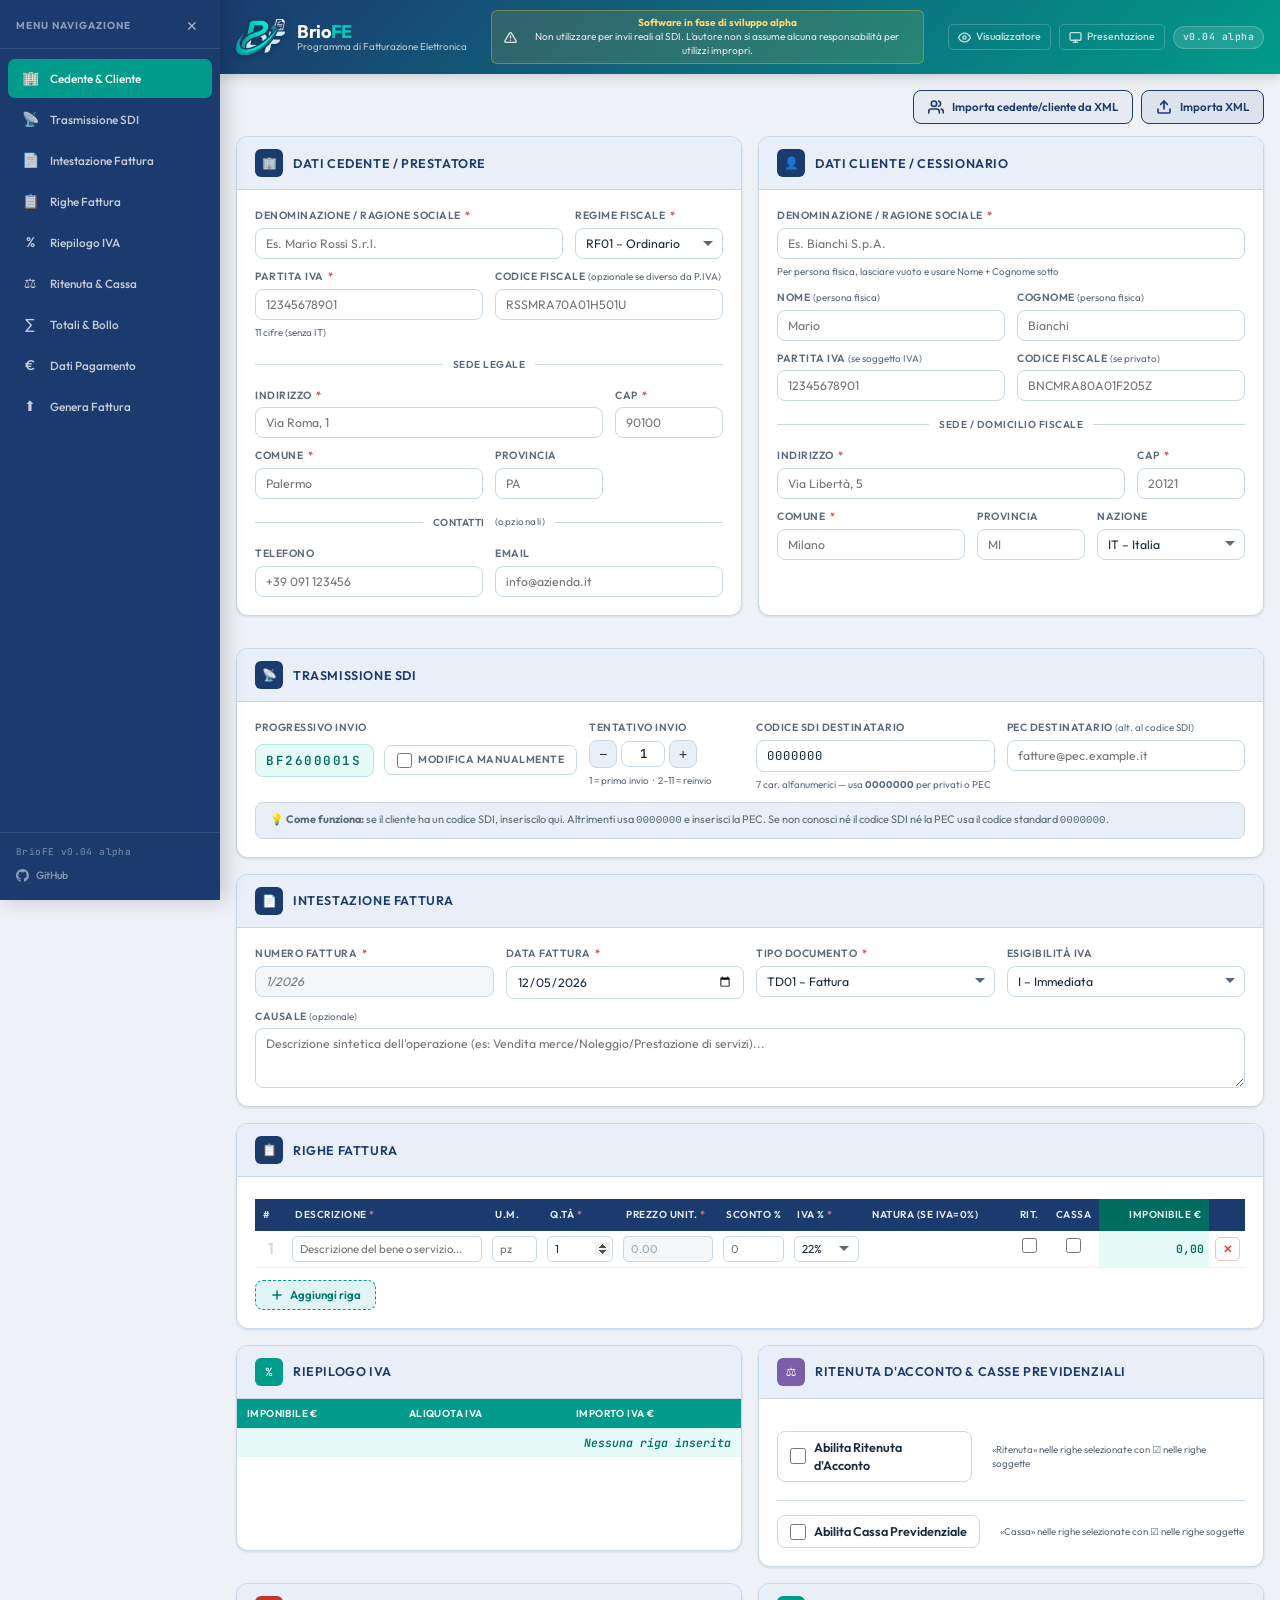
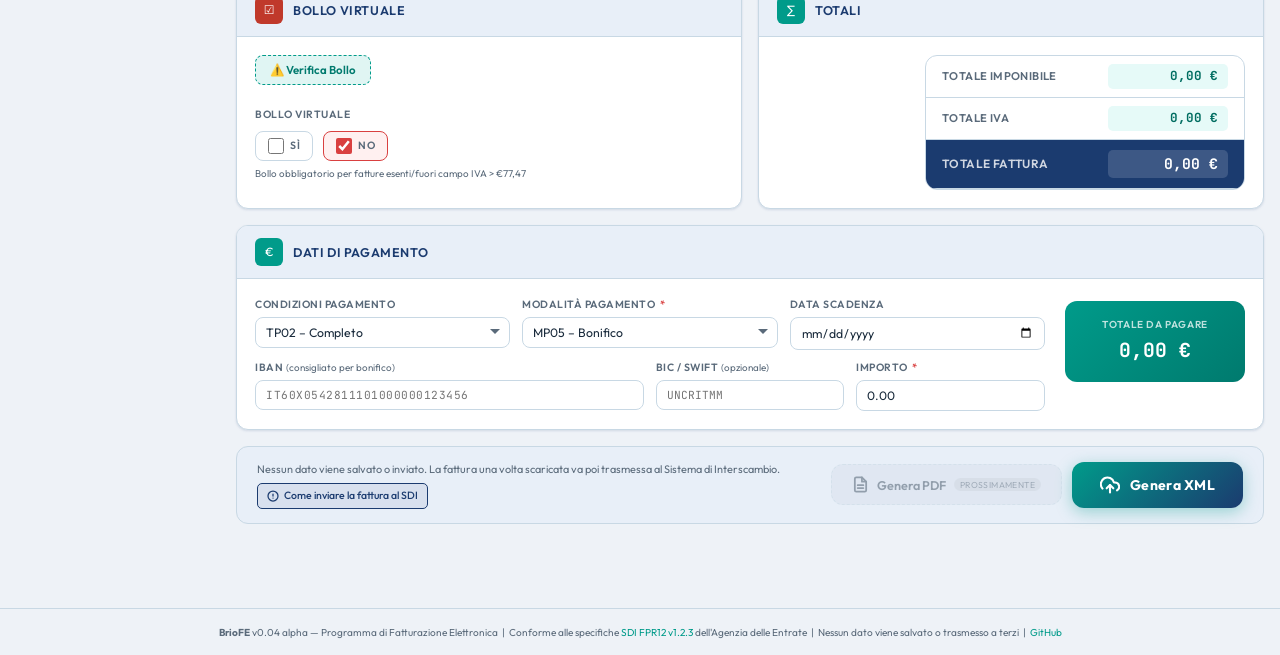
<file: index.html>
<!DOCTYPE html>
<html lang="it">
<head>
  <meta charset="UTF-8">
  <meta name="viewport" content="width=device-width, initial-scale=1.0">
  <meta name="description" content="BrioFE - Programma di Fatturazione Elettronica. Genera fatture elettroniche XML FPR12 conformi SDI.">
  <title>BrioFE — Fatturazione Elettronica</title>
  <link rel="icon" type="image/png" href="img/logo.png">
  <link rel="stylesheet" href="asset/style.css">
</head>
<body>

<!-- ═══════════════════════════════════════════════════════════
     HEADER
════════════════════════════════════════════════════════════ -->
<header class="app-header">
  <button class="nav-toggle" id="nav-toggle" onclick="toggleNav()" title="Menu sezioni">
    <span></span><span></span><span></span>
  </button>
  <img src="img/logo.png" alt="BrioFE Logo" class="logo">
  <div class="brand">
    <div class="brand-name">Brio<span>FE</span></div>
    <div class="brand-sub">Programma di Fatturazione Elettronica</div>
  </div>

  <div class="header-disclaimer">
    <svg width="13" height="13" viewBox="0 0 24 24" fill="none" stroke="currentColor" stroke-width="2.5" stroke-linecap="round" stroke-linejoin="round" style="flex-shrink:0"><path d="M10.29 3.86L1.82 18a2 2 0 0 0 1.71 3h16.94a2 2 0 0 0 1.71-3L13.71 3.86a2 2 0 0 0-3.42 0z"/><line x1="12" y1="9" x2="12" y2="13"/><line x1="12" y1="17" x2="12.01" y2="17"/></svg>
    <span><strong>Software in fase di sviluppo alpha</strong><br>Non utilizzare per invii reali al SDI. L'autore non si assume alcuna responsabilità per utilizzi impropri.</span>
  </div>

  <div class="header-right">
    <a href="visualizzatore.html" class="header-link" title="Visualizzatore fatture XML">
      <svg width="13" height="13" viewBox="0 0 24 24" fill="none" stroke="currentColor" stroke-width="2.5" stroke-linecap="round" stroke-linejoin="round"><path d="M1 12s4-8 11-8 11 8 11 8-4 8-11 8-11-8-11-8z"/><circle cx="12" cy="12" r="3"/></svg>
      Visualizzatore
    </a>
    <a href="info.html" class="header-link" title="Pagina di presentazione">
      <svg width="13" height="13" viewBox="0 0 24 24" fill="none" stroke="currentColor" stroke-width="2.5" stroke-linecap="round" stroke-linejoin="round"><rect x="2" y="3" width="20" height="14" rx="2"/><line x1="8" y1="21" x2="16" y2="21"/><line x1="12" y1="17" x2="12" y2="21"/></svg>
      Presentazione
    </a>
    <span class="header-version">v0.04 alpha</span>
  </div>
</header>

<!-- ═══════════════════════════════════════════════════════════
     SIDEBAR NAV
════════════════════════════════════════════════════════════ -->
<nav class="side-nav" id="side-nav">
  <!-- Tab strip: visible only when collapsed on desktop -->
  <div class="nav-tab" onclick="toggleNav()" title="Apri menu navigazione">
    <span class="nav-tab-text">MENU NAVIGAZIONE</span>
    <svg width="14" height="14" viewBox="0 0 24 24" fill="none" stroke="currentColor" stroke-width="2.5" stroke-linecap="round" stroke-linejoin="round"><polyline points="9 18 15 12 9 6"/></svg>
  </div>
  <div class="side-nav-header">
    <span class="side-nav-title">Menu Navigazione</span>
    <button class="side-nav-close" onclick="toggleNav()">✕</button>
  </div>
  <ul class="side-nav-list">
    <li><a href="#sec-anagrafica" class="side-nav-link" onclick="navClick(this)"><span class="nav-icon">🏢</span>Cedente &amp; Cliente</a></li>
    <li><a href="#sec-sdi"        class="side-nav-link" onclick="navClick(this)"><span class="nav-icon">📡</span>Trasmissione SDI</a></li>
    <li><a href="#sec-intestazione" class="side-nav-link" onclick="navClick(this)"><span class="nav-icon">📄</span>Intestazione Fattura</a></li>
    <li><a href="#sec-righe"      class="side-nav-link" onclick="navClick(this)"><span class="nav-icon">📋</span>Righe Fattura</a></li>
    <li><a href="#sec-riepilogo"  class="side-nav-link" onclick="navClick(this)"><span class="nav-icon">%</span>Riepilogo IVA</a></li>
    <li><a href="#sec-professionista" class="side-nav-link" onclick="navClick(this)"><span class="nav-icon">⚖</span>Ritenuta &amp; Cassa</a></li>
    <li><a href="#sec-totali"     class="side-nav-link" onclick="navClick(this)"><span class="nav-icon">∑</span>Totali &amp; Bollo</a></li>
    <li><a href="#sec-pagamento"  class="side-nav-link" onclick="navClick(this)"><span class="nav-icon">€</span>Dati Pagamento</a></li>
    <li><a href="#sec-genera"     class="side-nav-link" onclick="navClick(this)"><span class="nav-icon">⬆</span>Genera Fattura</a></li>
  </ul>
  <div class="side-nav-footer">
    <div style="font-size:.68rem;font-weight:600;color:rgba(255,255,255,.35);letter-spacing:.4px;margin-bottom:8px;font-family:'JetBrains Mono',monospace">BrioFE v0.04 alpha</div>
    <a href="https://github.com/denvermotel/BrioFE" target="_blank" rel="noopener" class="side-nav-gh">
      <svg width="13" height="13" viewBox="0 0 24 24" fill="currentColor"><path d="M12 0C5.37 0 0 5.37 0 12c0 5.3 3.44 9.8 8.2 11.38.6.1.82-.26.82-.58v-2.04c-3.34.72-4.04-1.61-4.04-1.61-.54-1.38-1.33-1.75-1.33-1.75-1.09-.74.08-.73.08-.73 1.2.08 1.84 1.24 1.84 1.24 1.07 1.83 2.8 1.3 3.49 1 .1-.78.42-1.3.76-1.6-2.67-.3-5.47-1.33-5.47-5.93 0-1.31.47-2.38 1.24-3.22-.13-.3-.54-1.52.12-3.18 0 0 1.01-.32 3.3 1.23a11.5 11.5 0 0 1 3-.4c1.02 0 2.04.14 3 .4 2.28-1.55 3.29-1.23 3.29-1.23.66 1.66.25 2.88.12 3.18.77.84 1.24 1.91 1.24 3.22 0 4.61-2.81 5.63-5.48 5.92.43.37.81 1.1.81 2.22v3.29c0 .32.22.69.83.57C20.57 21.79 24 17.3 24 12c0-6.63-5.37-12-12-12z"/></svg>
      GitHub
    </a>
  </div>
</nav>
<div class="nav-overlay" id="nav-overlay"></div>

<!-- MOBILE DISCLAIMER MODAL (visible only on small screens) -->
<div class="mobile-disclaimer" id="mobile-disclaimer" style="display:none">
  <svg width="22" height="22" viewBox="0 0 24 24" fill="none" stroke="currentColor" stroke-width="2.5" stroke-linecap="round" stroke-linejoin="round" style="flex-shrink:0;color:#FFD875"><path d="M10.29 3.86L1.82 18a2 2 0 0 0 1.71 3h16.94a2 2 0 0 0 1.71-3L13.71 3.86a2 2 0 0 0-3.42 0z"/><line x1="12" y1="9" x2="12" y2="13"/><line x1="12" y1="17" x2="12.01" y2="17"/></svg>
  <div class="mobile-disclaimer-text">
    <strong>Software in fase di sviluppo alpha</strong><br>
    Non utilizzare i file generati per l'invio reale al Sistema di Interscambio (SDI).
    L'autore non si assume alcuna responsabilità per eventuali utilizzi impropri o per danni derivanti dall'uso di questo software.
  </div>
  <button class="mobile-disclaimer-close" onclick="document.getElementById('mobile-disclaimer').style.display='none'" title="Chiudi">✕</button>
</div>

<!-- ═══════════════════════════════════════════════════════════
     MAIN CONTENT
════════════════════════════════════════════════════════════ -->
<div class="app-body" id="app-body">
<div class="page-wrapper">
  <div class="main-content">

    <!-- TOP ACTIONS BAR -->
    <input type="file" id="file-import-full" accept=".xml" style="display:none">
    <input type="file" id="file-import-header" accept=".xml" style="display:none">
    <div style="display:flex; justify-content:flex-end; gap:8px; margin-bottom:12px;">
      <button type="button" class="btn-import-xml btn-import-cedente" onclick="importCedenteClienteXML()" title="Importa dati cedente e/o cliente da una fattura XML esistente">
        <svg width="16" height="16" viewBox="0 0 24 24" fill="none" stroke="currentColor" stroke-width="2.5" stroke-linecap="round" stroke-linejoin="round">
          <path d="M17 21v-2a4 4 0 0 0-4-4H5a4 4 0 0 0-4 4v2"/>
          <circle cx="9" cy="7" r="4"/>
          <path d="M23 21v-2a4 4 0 0 0-3-3.87"/>
          <path d="M16 3.13a4 4 0 0 1 0 7.75"/>
        </svg>
        Importa cedente/cliente da XML
      </button>
      <button type="button" class="btn-import-xml" onclick="importXML()" title="Importa una fattura XML FPR12 esistente nel form">
        <svg width="16" height="16" viewBox="0 0 24 24" fill="none" stroke="currentColor" stroke-width="2.5" stroke-linecap="round" stroke-linejoin="round">
          <path d="M21 15v4a2 2 0 0 1-2 2H5a2 2 0 0 1-2-2v-4"/>
          <polyline points="17 8 12 3 7 8"/><line x1="12" y1="3" x2="12" y2="15"/>
        </svg>
        Importa XML
      </button>
    </div>

    <!-- ────────────────────────────────────────────────────
         CEDENTE + CLIENTE
    ─────────────────────────────────────────────────────── -->
    <div id="sec-anagrafica" class="section-anchor"></div>
    <div class="header-grid">

      <!-- DATI CEDENTE -->
      <div class="card">
        <div class="card-header">
          <div class="section-icon">🏢</div>
          <h2>Dati Cedente / Prestatore</h2>
        </div>
        <div class="card-body">
          <div class="form-grid">
            <div class="field col-8">
              <label>Denominazione / Ragione Sociale <span class="required">*</span></label>
              <input type="text" id="cedente-denominazione" placeholder="Es. Mario Rossi S.r.l." autocomplete="organization">
            </div>
            <div class="field col-4">
              <label>Regime Fiscale <span class="required">*</span></label>
              <select id="cedente-regime">
                <option value="RF01">RF01 – Ordinario</option>
                <option value="RF02">RF02 – Contribuenti minimi</option>
                <option value="RF04">RF04 – Agricoltura e pesca</option>
                <option value="RF05">RF05 – Sali e tabacchi</option>
                <option value="RF06">RF06 – Commercio fiammiferi</option>
                <option value="RF07">RF07 – Editoria</option>
                <option value="RF10">RF10 – Intrattenimenti</option>
                <option value="RF11">RF11 – Agenzie viaggi</option>
                <option value="RF12">RF12 – Agriturismo</option>
                <option value="RF13">RF13 – Vendite a domicilio</option>
                <option value="RF14">RF14 – Beni usati</option>
                <option value="RF15">RF15 – Aste</option>
                <option value="RF16">RF16 – IVA cassa PA</option>
                <option value="RF17">RF17 – IVA cassa</option>
                <option value="RF18">RF18 – Altro</option>
                <option value="RF19">RF19 – Forfettario</option>
                <option value="RF20">RF20 – Franchigia IVA UE</option>
              </select>
            </div>
            <div class="field col-6">
              <label>Partita IVA <span class="required">*</span></label>
              <input type="text" id="cedente-piva" placeholder="12345678901" maxlength="11" autocomplete="off">
              <span class="field-hint">11 cifre (senza IT)</span>
            </div>
            <div class="field col-6">
              <label>Codice Fiscale <span class="optional">(opzionale se diverso da P.IVA)</span></label>
              <input type="text" id="cedente-cf" placeholder="RSSMRA70A01H501U" maxlength="16" autocomplete="off">
            </div>
            <div class="col-12"><div class="section-divider">Sede Legale</div></div>
            <div class="field col-9">
              <label>Indirizzo <span class="required">*</span></label>
              <input type="text" id="cedente-indirizzo" placeholder="Via Roma, 1">
            </div>
            <div class="field col-3">
              <label>CAP <span class="required">*</span></label>
              <input type="text" id="cedente-cap" placeholder="90100" maxlength="5">
            </div>
            <div class="field col-6">
              <label>Comune <span class="required">*</span></label>
              <input type="text" id="cedente-comune" placeholder="Palermo">
            </div>
            <div class="field col-3">
              <label>Provincia</label>
              <input type="text" id="cedente-provincia" placeholder="PA" maxlength="2">
            </div>
            <div class="col-12"><div class="section-divider">Contatti <span class="optional" style="font-weight:400;text-transform:none;font-size:.7rem">(opzionali)</span></div></div>
            <div class="field col-6">
              <label>Telefono</label>
              <input type="tel" id="cedente-tel" placeholder="+39 091 123456">
            </div>
            <div class="field col-6">
              <label>Email</label>
              <input type="email" id="cedente-email" placeholder="info@azienda.it">
            </div>
          </div>
        </div>
      </div>

      <!-- DATI CLIENTE -->
      <div class="card">
        <div class="card-header">
          <div class="section-icon">👤</div>
          <h2>Dati Cliente / Cessionario</h2>
        </div>
        <div class="card-body">
          <div class="form-grid">
            <div class="field col-12">
              <label>Denominazione / Ragione Sociale <span class="required">*</span></label>
              <input type="text" id="cliente-denominazione" placeholder="Es. Bianchi S.p.A." autocomplete="off">
              <span class="field-hint">Per persona fisica, lasciare vuoto e usare Nome + Cognome sotto</span>
            </div>
            <div class="field col-6">
              <label>Nome <span class="optional">(persona fisica)</span></label>
              <input type="text" id="cliente-nome" placeholder="Mario">
            </div>
            <div class="field col-6">
              <label>Cognome <span class="optional">(persona fisica)</span></label>
              <input type="text" id="cliente-cognome" placeholder="Bianchi">
            </div>
            <div class="field col-6">
              <label>Partita IVA <span class="optional">(se soggetto IVA)</span></label>
              <input type="text" id="cliente-piva" placeholder="12345678901" maxlength="11">
            </div>
            <div class="field col-6">
              <label>Codice Fiscale <span class="optional">(se privato)</span></label>
              <input type="text" id="cliente-cf" placeholder="BNCMRA80A01F205Z" maxlength="16">
            </div>
            <div class="col-12"><div class="section-divider">Sede / Domicilio Fiscale</div></div>
            <div class="field col-9">
              <label>Indirizzo <span class="required">*</span></label>
              <input type="text" id="cliente-indirizzo" placeholder="Via Libertà, 5">
            </div>
            <div class="field col-3">
              <label>CAP <span class="required">*</span></label>
              <input type="text" id="cliente-cap" placeholder="20121" maxlength="5">
            </div>
            <div class="field col-5">
              <label>Comune <span class="required">*</span></label>
              <input type="text" id="cliente-comune" placeholder="Milano">
            </div>
            <div class="field col-3">
              <label>Provincia</label>
              <input type="text" id="cliente-provincia" placeholder="MI" maxlength="2">
            </div>
            <div class="field col-4">
              <label>Nazione</label>
              <select id="cliente-nazione">
                <option value="IT" selected>IT – Italia</option>
                <option value="AT">AT – Austria</option>
                <option value="BE">BE – Belgio</option>
                <option value="CH">CH – Svizzera</option>
                <option value="DE">DE – Germania</option>
                <option value="ES">ES – Spagna</option>
                <option value="FR">FR – Francia</option>
                <option value="GB">GB – Gran Bretagna</option>
                <option value="GR">GR – Grecia</option>
                <option value="NL">NL – Paesi Bassi</option>
                <option value="PT">PT – Portogallo</option>
                <option value="US">US – USA</option>
                <option value="SM">SM – San Marino</option>
                <option value="VA">VA – Città del Vaticano</option>
              </select>
            </div>
          </div>
        </div>
      </div>
    </div>

    <!-- ────────────────────────────────────────────────────
         TRASMISSIONE SDI
    ─────────────────────────────────────────────────────── -->
    <div id="sec-sdi" class="section-anchor"></div>
    <div class="card">
      <div class="card-header">
        <div class="section-icon">📡</div>
        <h2>Trasmissione SDI</h2>
      </div>
      <div class="card-body">
        <div class="form-grid">

          <div class="field col-4">
            <label>Progressivo Invio</label>
            <div class="progressivo-row">
              <input type="text" id="progressivo-invio" class="calc-input progressivo-input"
                     maxlength="10" readonly placeholder="auto"
                     style="text-transform:uppercase;font-family:'JetBrains Mono',monospace;letter-spacing:1.5px;font-size:.9rem">
              <label class="checkbox-label" id="label-progressivo-edit" style="flex-shrink:0;white-space:nowrap">
                <input type="checkbox" id="progressivo-edit" style="margin:0;padding:0;width:15px;height:15px;appearance:auto"
                       onchange="toggleProgressivoEdit()">
                Modifica manualmente
              </label>
            </div>
          </div>

          <div class="field col-2">
            <label>Tentativo invio</label>
            <div style="display:flex;align-items:center;gap:4px">
              <button type="button" onclick="stepTentativo(-1)"
                      style="width:28px;height:28px;padding:0;font-size:1rem;line-height:1;cursor:pointer;border:1px solid var(--border);border-radius:var(--radius);background:var(--secondary-light);color:var(--text)">−</button>
              <input type="number" id="tentativo-invio" min="1" max="11" value="1"
                     style="width:44px;text-align:center;font-family:'JetBrains Mono',monospace;font-weight:600;padding:4px 2px"
                     oninput="updateProgressivo()">
              <button type="button" onclick="stepTentativo(1)"
                      style="width:28px;height:28px;padding:0;font-size:1rem;line-height:1;cursor:pointer;border:1px solid var(--border);border-radius:var(--radius);background:var(--secondary-light);color:var(--text)">+</button>
            </div>
            <span class="field-hint">1 = primo invio &nbsp;·&nbsp; 2–11 = reinvio</span>
          </div>

          <div class="field col-3">
            <label>Codice SDI Destinatario</label>
            <input type="text" id="cedente-sdi" value="0000000" maxlength="7"
                   style="text-transform:uppercase;font-family:'JetBrains Mono',monospace;letter-spacing:1px"
                   placeholder="0000000" oninput="this.value=this.value.toUpperCase();checkSdiLength(this)">
            <span class="field-hint">7 car. alfanumerici — usa <strong>0000000</strong> per privati o PEC</span>
          </div>

          <div class="field col-3">
            <label>PEC Destinatario <span class="optional">(alt. al codice SDI)</span></label>
            <input type="email" id="cedente-pec" placeholder="fatture@pec.example.it">
          </div>

          <div class="col-12">
            <div style="background:var(--secondary-light);border:1px solid var(--border);border-radius:var(--radius);padding:8px 14px;font-size:.78rem;color:var(--text-muted);line-height:1.6">
              💡 <strong>Come funziona:</strong> se il cliente ha un codice SDI, inseriscilo qui. Altrimenti usa <code>0000000</code> e inserisci la PEC. Se non conosci né il codice SDI né la PEC usa il codice standard <code>0000000</code>.
            </div>
          </div>

        </div>
      </div>
    </div>

    <!-- ────────────────────────────────────────────────────
         INTESTAZIONE FATTURA
    ─────────────────────────────────────────────────────── -->
    <div id="sec-intestazione" class="section-anchor"></div>
    <div class="card">
      <div class="card-header">
        <div class="section-icon">📄</div>
        <h2>Intestazione Fattura</h2>
      </div>
      <div class="card-body">
        <div class="form-grid">
          <div class="field col-3">
            <label>Numero Fattura <span class="required">*</span></label>
            <input type="text" id="fattura-numero" placeholder="1/2026" class="input-suggested"
                   oninput="this.classList.remove('input-suggested');updateProgressivo();checkAutoBollo()">
          </div>
          <div class="field col-3">
            <label>Data Fattura <span class="required">*</span></label>
            <input type="date" id="fattura-data" onchange="updateProgressivo()">
          </div>
          <div class="field col-3">
            <label>Tipo Documento <span class="required">*</span></label>
            <select id="fattura-tipo">
              <option value="TD01">TD01 – Fattura</option>
              <option value="TD04">TD04 – Nota di credito</option>
              <option value="TD05">TD05 – Nota di debito</option>
              <option value="TD06">TD06 – Parcella</option>
              <option value="TD24">TD24 – Fattura differita (art.21 c.4 a)</option>
              <option value="TD25">TD25 – Fattura differita (art.21 c.4 b)</option>
              <option value="TD26">TD26 – Cessione beni ammortizzabili</option>
              <option value="TD27">TD27 – Fattura autoconsumo/cessione gratuita</option>
            </select>
          </div>
          <div class="field col-3">
            <label>Esigibilità IVA</label>
            <select id="fattura-esigibilita">
              <option value="I">I – Immediata</option>
              <option value="D">D – Differita</option>
              <option value="S">S – Scissione pagamenti (Split Payment)</option>
            </select>
          </div>
          <div class="field col-12">
            <label>Causale <span class="optional">(opzionale)</span></label>
            <textarea id="fattura-causale" placeholder="Descrizione sintetica dell'operazione (es: Vendita merce/Noleggio/Prestazione di servizi)..." rows="2"></textarea>
          </div>
        </div>
      </div>
    </div>

    <!-- ────────────────────────────────────────────────────
         RIGHE FATTURA
    ─────────────────────────────────────────────────────── -->
    <div id="sec-righe" class="section-anchor"></div>
    <div class="card">
      <div class="card-header">
        <div class="section-icon">📋</div>
        <h2>Righe Fattura</h2>
      </div>
      <div class="card-body" style="padding-top:10px">
        <div class="table-wrapper">
          <table class="invoice-table">
            <thead>
              <tr>
                <th class="td-nr">#</th>
                <th class="td-desc">Descrizione <span style="color:#F87171">*</span></th>
                <th class="td-um">U.M.</th>
                <th class="td-qty">Q.tà <span style="color:#F87171">*</span></th>
                <th class="td-price">Prezzo Unit. <span style="color:#F87171">*</span></th>
                <th class="td-disc">Sconto %</th>
                <th class="td-iva">IVA % <span style="color:#F87171">*</span></th>
                <th class="td-natura">Natura (se IVA=0%)</th>
                <th class="td-rit" title="Soggetta a ritenuta d'acconto">Rit.</th>
                <th class="td-cassa" title="Cassa previdenziale applicata">Cassa</th>
                <th class="td-tot text-right" style="background:#006D61">Imponibile €</th>
                <th class="td-del"></th>
              </tr>
            </thead>
            <tbody id="linee-body"></tbody>
          </table>
        </div>
        <div style="margin-top:10px">
          <button type="button" class="btn-add-row" onclick="addLine()">
            <svg width="14" height="14" viewBox="0 0 24 24" fill="none" stroke="currentColor" stroke-width="2.5" stroke-linecap="round" stroke-linejoin="round"><line x1="12" y1="5" x2="12" y2="19"/><line x1="5" y1="12" x2="19" y2="12"/></svg>
            Aggiungi riga
          </button>
        </div>
      </div>
    </div>

    <!-- ────────────────────────────────────────────────────
         RIEPILOGO IVA + RITENUTA & CASSE (affiancati)
    ─────────────────────────────────────────────────────── -->
    <div id="sec-riepilogo" class="section-anchor"></div>
    <div id="sec-professionista" class="section-anchor"></div>
    <div class="bottom-grid">

      <div class="card">
        <div class="card-header">
          <div class="section-icon" style="background:var(--primary)">%</div>
          <h2>Riepilogo IVA</h2>
        </div>
        <div class="card-body" style="padding:0">
          <table class="riepilogo-iva-table">
            <thead>
              <tr>
                <th>Imponibile €</th>
                <th>Aliquota IVA</th>
                <th>Importo IVA €</th>
              </tr>
            </thead>
            <tbody id="riepilogo-iva-body">
              <tr><td colspan="3" class="riepilogo-empty">Nessuna riga inserita</td></tr>
            </tbody>
          </table>
        </div>
      </div>

      <!-- Ritenuta d'Acconto & Casse Previdenziali -->
      <div class="card" style="margin-bottom:0">
        <div class="card-header">
          <div class="section-icon" style="background:#7B5EA7">⚖</div>
          <h2>Ritenuta d'Acconto &amp; Casse Previdenziali</h2>
        </div>
        <div class="card-body">

          <!-- ── Ritenuta d'acconto ── -->
          <div class="prof-sub-section">
            <div class="prof-sub-header">
              <label class="checkbox-label" id="label-ritenuta-attiva">
                <input type="checkbox" id="ritenuta-attiva" onchange="toggleRitenutaSection()"> Abilita Ritenuta d'Acconto
              </label>
              <span class="field-hint" style="margin-left:12px">«Ritenuta» nelle righe selezionate con ☑ nelle righe soggette</span>
            </div>
            <div id="ritenuta-dettaglio" style="display:none;margin-top:14px">
              <div class="form-grid">
                <div class="field col-6">
                  <label>Tipo Ritenuta</label>
                  <select id="ritenuta-tipo" onchange="recalc()">
                    <option value="RT01">RT01 – Persone fisiche (autonomi)</option>
                    <option value="RT02">RT02 – Persone giuridiche</option>
                    <option value="RT03">RT03 – Contributo INPS</option>
                    <option value="RT04">RT04 – Contributo ENASARCO</option>
                    <option value="RT05">RT05 – Contributo ENPAM</option>
                    <option value="RT06">RT06 – Altro contributo previdenziale</option>
                  </select>
                </div>
                <div class="field col-3">
                  <label>Aliquota (%)</label>
                  <input type="number" id="ritenuta-aliquota" value="20.00" step="0.01" min="0" max="100" oninput="recalc()">
                </div>
                <div class="field col-3">
                  <label>Importo</label>
                  <div class="calc-display" id="ritenuta-importo-display">0,00 €</div>
                </div>
                <div class="field col-12">
                  <label>Causale Pagamento (CU)</label>
                  <select id="ritenuta-causale" onchange="recalc()">
                    <option value="A">A – Autonomi art.49 c.1 TUIR</option>
                    <option value="B">B – Autonomi uso abituale art.53 c.2 a)</option>
                    <option value="C">C – Autonomi uso abituale art.53 c.2 b)-f)</option>
                    <option value="D">D – Autonomi uso non abituale art.67 c.1 l)</option>
                    <option value="E">E – Autonomi uso non abituale art.67 c.1 m)</option>
                    <option value="G">G – Indennità cessazione agenzia</option>
                    <option value="H">H – Indennità cessazione agenzia plurimandatari</option>
                    <option value="I">I – Indennità cessazione rapporto agenzia</option>
                    <option value="L">L – Redditi derivanti da levata protesti</option>
                    <option value="L1">L1 – Redditi derivanti da levata protesti (notai)</option>
                    <option value="M">M – Prestazioni di lavoro autonomo non abituali</option>
                    <option value="M1">M1 – Assunzione di obblighi (fare/non fare/permettere)</option>
                    <option value="M2">M2 – Lavoro autonomo non abituale art.44 c.2 L.342/2000</option>
                    <option value="N">N – Indennità di trasferta, rimborsi forfettari</option>
                    <option value="O">O – Lavoro autonomo non abituale art.67 c.1 l)</option>
                    <option value="O1">O1 – Assunzione di obblighi art.67 c.1 l)</option>
                    <option value="P">P – Compensi non residenti art.24 c.1 lett.b)</option>
                    <option value="Q">Q – Provvigioni agenti monosocietari</option>
                    <option value="R">R – Provvigioni agenti plurimandatari</option>
                    <option value="S">S – Provvigioni subagenti</option>
                    <option value="T">T – Provvigioni procacciatori d'affari</option>
                    <option value="U">U – Provvigioni incaricati vendite a domicilio</option>
                    <option value="V">V – Provvigioni vendite a domicilio art.25bis c.6</option>
                    <option value="V1">V1 – Attività commerciali non abituali</option>
                    <option value="W">W – Locazione breve art.4 DL 50/2017</option>
                    <option value="X">X – (non in uso dal 2021)</option>
                    <option value="Y">Y – Provvigioni agenti a subagenti</option>
                    <option value="ZO">ZO – Titolo diverso dai precedenti</option>
                  </select>
                </div>
              </div>
            </div>
          </div>

          <!-- ── Casse Previdenziali ── -->
          <div class="prof-sub-section" style="margin-top:18px">
            <div class="prof-sub-header">
              <label class="checkbox-label" id="label-cassa-attiva">
                <input type="checkbox" id="cassa-attiva" onchange="toggleCassaSection()"> Abilita Cassa Previdenziale
              </label>
              <span class="field-hint" style="margin-left:12px">«Cassa» nelle righe selezionate con ☑ nelle righe soggette</span>
            </div>
            <div id="cassa-dettaglio" style="display:none;margin-top:14px">
              <div id="cassa-body"></div>
              <div style="margin-top:10px">
                <button type="button" class="btn-add-row" disabled title="BrioFE supporta attualmente una sola cassa previdenziale per fattura">
                  <svg width="14" height="14" viewBox="0 0 24 24" fill="none" stroke="currentColor" stroke-width="2.5" stroke-linecap="round" stroke-linejoin="round"><line x1="12" y1="5" x2="12" y2="19"/><line x1="5" y1="12" x2="19" y2="12"/></svg>
                  Aggiungi Cassa
                </button>
                <span class="field-hint" style="margin-left:8px">Una sola cassa per fattura nella versione attuale</span>
              </div>
              <div class="field-hint" style="margin-top:8px">
                Il contributo cassa viene incluso nell'imponibile IVA. L'<em>Imponibile Cassa</em> si calcola dalla somma delle righe con il checkbox «Cassa» attivo; se nessuna riga è marcata, usa il totale righe. <strong>Nota:</strong> BrioFE supporta una sola cassa previdenziale per fattura.
              </div>
            </div>
          </div>

        </div>
      </div>

    </div>

    <!-- ────────────────────────────────────────────────────
         BOLLO VIRTUALE + TOTALI (affiancati)
    ─────────────────────────────────────────────────────── -->
    <div id="sec-totali" class="section-anchor"></div>
    <div class="bottom-grid">

      <!-- Bollo Virtuale -->
      <div class="card" style="margin-bottom:0">
        <div class="card-header">
          <div class="section-icon" style="background:#C0392B">☑</div>
          <h2>Bollo Virtuale</h2>
        </div>
        <div class="card-body">
          <div class="bollo-section">
            <button type="button" class="btn-add-row" onclick="verificaBolloManuale()">⚠️ Verifica Bollo</button>
            <div id="bollo-check-result" class="bollo-check-result" style="display:none;margin-top:8px"></div>
            <div class="field" style="margin-top:10px">
              <label>Bollo Virtuale</label>
              <div class="checkbox-group">
                <label class="checkbox-label" id="label-bollo-si">
                  <input type="checkbox" id="bollo-si" name="bollo" onchange="el('bollo-no').checked=false;handleBolloChange();"> Sì
                </label>
                <label class="checkbox-label checked" id="label-bollo-no">
                  <input type="checkbox" id="bollo-no" name="bollo" checked onchange="el('bollo-si').checked=false;handleBolloChange();"> No
                </label>
              </div>
              <span class="field-hint">Bollo obbligatorio per fatture esenti/fuori campo IVA &gt; €77,47</span>
              <div id="bollo-warning-obbligatorio" class="bollo-warning-box" style="display:none">
                <svg width="16" height="16" viewBox="0 0 24 24" fill="none" stroke="currentColor" stroke-width="2.5" stroke-linecap="round" stroke-linejoin="round" style="flex-shrink:0"><path d="M10.29 3.86L1.82 18a2 2 0 0 0 1.71 3h16.94a2 2 0 0 0 1.71-3L13.71 3.86a2 2 0 0 0-3.42 0z"/><line x1="12" y1="9" x2="12" y2="13"/><line x1="12" y1="17" x2="12.01" y2="17"/></svg>
                <span><strong>Attenzione:</strong> il bollo virtuale è obbligatorio per questa fattura (importo &gt; €77,47 con operazione esente/fuori campo IVA) ma è stato disattivato manualmente. Verifica la correttezza prima di trasmettere al SDI.</span>
              </div>
            </div>
            <div id="bollo-dettaglio" style="display:none">
              <div id="bollo-importo-row" class="bollo-importo-row">
                <div class="field" style="max-width:200px">
                  <label>Importo Bollo (€)</label>
                  <input type="number" id="importo-bollo" value="2.00" step="0.01" min="0" oninput="recalc();updateBolloRivalsaRow();">
                </div>
              </div>
              <div class="field" style="margin-top:10px">
                <label>Rivalsa Bollo</label>
                <div class="checkbox-group">
                  <label class="checkbox-label" id="label-rivalsa-si">
                    <input type="checkbox" id="rivalsa-si" name="rivalsa" onchange="el('rivalsa-no').checked=false;handleRivalsaBolloChange();"> Sì
                  </label>
                  <label class="checkbox-label checked" id="label-rivalsa-no">
                    <input type="checkbox" id="rivalsa-no" name="rivalsa" checked onchange="el('rivalsa-si').checked=false;handleRivalsaBolloChange();"> No
                  </label>
                </div>
                <span class="field-hint">Se <strong>Sì</strong>: riga automatica con importo bollo, IVA 0%, Natura <strong>N1</strong></span>
              </div>
            </div>
          </div>
        </div>
      </div>

      <!-- Totali -->
      <div class="card" style="margin-bottom:0">
        <div class="card-header">
          <div class="section-icon" style="background:var(--primary)">∑</div>
          <h2>Totali</h2>
        </div>
        <div class="card-body">
          <div class="totals-grid">
            <div class="totals-box">
              <div class="totals-row">
                <span class="tot-label">Totale Imponibile</span>
                <span class="tot-value" id="tot-imponibile">0,00 €</span>
              </div>
              <div class="totals-row">
                <span class="tot-label">Totale IVA</span>
                <span class="tot-value" id="tot-iva">0,00 €</span>
              </div>
              <div class="totals-row total-final">
                <span class="tot-label">Totale Fattura</span>
                <span class="tot-value" id="tot-fattura">0,00 €</span>
              </div>
              <div class="totals-row totals-row-ritenuta" id="tot-ritenuta-row" style="display:none">
                <span class="tot-label">Ritenuta d'acconto</span>
                <span class="tot-value" id="tot-ritenuta">0,00 €</span>
              </div>
              <div class="totals-row total-final totals-row-netto" id="tot-netto-row" style="display:none">
                <span class="tot-label">Netto da pagare</span>
                <span class="tot-value" id="tot-netto">0,00 €</span>
              </div>
            </div>
          </div>
        </div>
      </div>

    </div><!-- /bottom-grid bollo+totali -->

    <!-- ────────────────────────────────────────────────────
         PAGAMENTO
    ─────────────────────────────────────────────────────── -->
    <div id="sec-pagamento" class="section-anchor"></div>
    <div class="card">
      <div class="card-header">
        <div class="section-icon" style="background:var(--primary)">€</div>
        <h2>Dati di Pagamento</h2>
      </div>
      <div class="card-body">
        <div class="pagamento-layout">

          <!-- Campi sinistra -->
          <div class="pagamento-fields-col">
            <div class="form-grid">
              <div class="field col-4">
                <label>Condizioni Pagamento</label>
                <select id="pagamento-condizioni">
                  <option value="TP02" selected>TP02 – Completo</option>
                  <option value="TP01">TP01 – A rate</option>
                  <option value="TP03">TP03 – Anticipo</option>
                </select>
              </div>
              <div class="field col-4">
                <label>Modalità Pagamento <span class="required">*</span></label>
                <select id="pagamento-modalita">
                  <option value="MP05" selected>MP05 – Bonifico</option>
                  <option value="MP01">MP01 – Contanti</option>
                  <option value="MP02">MP02 – Assegno</option>
                  <option value="MP03">MP03 – Assegno circolare</option>
                  <option value="MP07">MP07 – Bollettino bancario</option>
                  <option value="MP08">MP08 – Carta di pagamento</option>
                  <option value="MP12">MP12 – RIBA</option>
                  <option value="MP13">MP13 – MAV</option>
                  <option value="MP19">MP19 – SEPA Direct Debit</option>
                  <option value="MP20">MP20 – SEPA Direct Debit CORE</option>
                  <option value="MP21">MP21 – SEPA Direct Debit B2B</option>
                  <option value="MP23">MP23 – PagoPA</option>
                </select>
              </div>
              <div class="field col-4">
                <label>Data Scadenza</label>
                <input type="date" id="pagamento-scadenza">
              </div>
              <div class="field col-6">
                <label>IBAN <span class="optional">(consigliato per bonifico)</span></label>
                <input type="text" id="pagamento-iban" placeholder="IT60X0542811101000000123456" maxlength="34"
                       style="text-transform:uppercase;font-family:'JetBrains Mono',monospace;font-size:.8rem;letter-spacing:.5px">
              </div>
              <div class="field col-3">
                <label>BIC / SWIFT <span class="optional">(opzionale)</span></label>
                <input type="text" id="pagamento-bic" placeholder="UNCRITMM" maxlength="11"
                       style="text-transform:uppercase;font-family:'JetBrains Mono',monospace;font-size:.8rem">
              </div>
              <div class="field col-3">
                <label>Importo <span class="required">*</span></label>
                <input type="number" id="pagamento-importo" step="0.01" min="0" placeholder="0.00">
              </div>
            </div>
          </div>

          <!-- Totale destra -->
          <div class="pagamento-totale-col">
            <div class="totale-pagare-box">
              <div class="label">Totale da Pagare</div>
              <div class="amount" id="totale-pagare-amount">0,00 €</div>
            </div>
          </div>

        </div>
      </div>
    </div>

    <!-- ────────────────────────────────────────────────────
         GENERA
    ─────────────────────────────────────────────────────── -->
    <div id="sec-genera" class="section-anchor"></div>
    <div class="generate-bar">
      <div class="generate-info">
        Nessun dato viene salvato o inviato. La fattura una volta scaricata va poi trasmessa al Sistema di Interscambio.
        <a href="invio.html" class="header-link" style="margin-top:6px;display:inline-flex;color:var(--secondary);border-color:var(--secondary);background:rgba(27,59,111,.08)" title="Come inviare la fattura al SDI">
          <svg width="12" height="12" viewBox="0 0 24 24" fill="none" stroke="currentColor" stroke-width="2.5" stroke-linecap="round" stroke-linejoin="round"><circle cx="12" cy="12" r="10"/><line x1="12" y1="8" x2="12" y2="12"/><line x1="12" y1="16" x2="12.01" y2="16"/></svg>
          Come inviare la fattura al SDI
        </a>
      </div>
      <div class="generate-actions">
        <button type="button" class="btn-generate-pdf" disabled title="Funzione disponibile in versione futura">
          <svg width="17" height="17" viewBox="0 0 24 24" fill="none" stroke="currentColor" stroke-width="2.5" stroke-linecap="round" stroke-linejoin="round">
            <path d="M14 2H6a2 2 0 0 0-2 2v16a2 2 0 0 0 2 2h12a2 2 0 0 0 2-2V8z"/>
            <polyline points="14 2 14 8 20 8"/>
            <line x1="16" y1="13" x2="8" y2="13"/><line x1="16" y1="17" x2="8" y2="17"/>
          </svg>
          Genera PDF
          <span class="btn-coming-soon">prossimamente</span>
        </button>
        <button type="button" class="btn-generate" onclick="generateXML()">
          <svg width="20" height="20" viewBox="0 0 24 24" fill="none" stroke="currentColor" stroke-width="2.5" stroke-linecap="round" stroke-linejoin="round">
            <polyline points="16 16 12 12 8 16"/><line x1="12" y1="12" x2="12" y2="21"/>
            <path d="M20.39 18.39A5 5 0 0 0 18 9h-1.26A8 8 0 1 0 3 16.3"/>
          </svg>
          Genera XML
        </button>
      </div>
    </div>

  </div>
</div>
</div><!-- app-body -->

<footer class="app-footer">
  <strong>BrioFE</strong> v0.04 alpha — Programma di Fatturazione Elettronica &nbsp;|&nbsp;
  Conforme alle specifiche <a href="https://www.fatturapa.gov.it" target="_blank" rel="noopener">SDI FPR12 v1.2.3</a> dell'Agenzia delle Entrate &nbsp;|&nbsp;
  Nessun dato viene salvato o trasmesso a terzi &nbsp;|&nbsp;
  <a href="https://github.com/denvermotel/BrioFE" target="_blank" rel="noopener">GitHub</a>
</footer>

<!-- ═══════════════════════════════════════════════════════════
     IMPORT MODAL
════════════════════════════════════════════════════════════ -->
<div id="import-modal-overlay" style="display:none">
  <div id="import-modal">
    <h3 id="import-modal-title"></h3>
    <div id="import-modal-body"></div>
    <div class="import-modal-actions">
      <button type="button" class="import-modal-cancel" onclick="closeImportModal()">Annulla</button>
      <button type="button" class="import-modal-confirm" id="import-modal-confirm-btn" onclick="confirmImport()">Importa</button>
    </div>
  </div>
</div>

<div id="bollo-warn-overlay" style="display:none">
  <div id="bollo-warn-modal">
    <h3 id="bollo-warn-title">⚠️ Bollo Virtuale non applicato</h3>
    <div class="import-modal-warning">
      <svg width="18" height="18" viewBox="0 0 24 24" fill="none" stroke="currentColor" stroke-width="2.5" stroke-linecap="round" stroke-linejoin="round" style="flex-shrink:0;margin-top:1px"><path d="M10.29 3.86L1.82 18a2 2 0 0 0 1.71 3h16.94a2 2 0 0 0 1.71-3L13.71 3.86a2 2 0 0 0-3.42 0z"/><line x1="12" y1="9" x2="12" y2="13"/><line x1="12" y1="17" x2="12.01" y2="17"/></svg>
      <span id="bollo-warn-body"></span>
    </div>
    <div class="import-modal-actions">
      <button type="button" class="import-modal-cancel" onclick="closeBolloWarnModal()">Annulla</button>
      <button type="button" class="import-modal-confirm" onclick="confirmBolloWarnModal()">OK — Genera comunque</button>
    </div>
  </div>
</div>

<div id="toast-container"></div>
<script src="asset/app.js"></script>
</body>
</html>
</file>
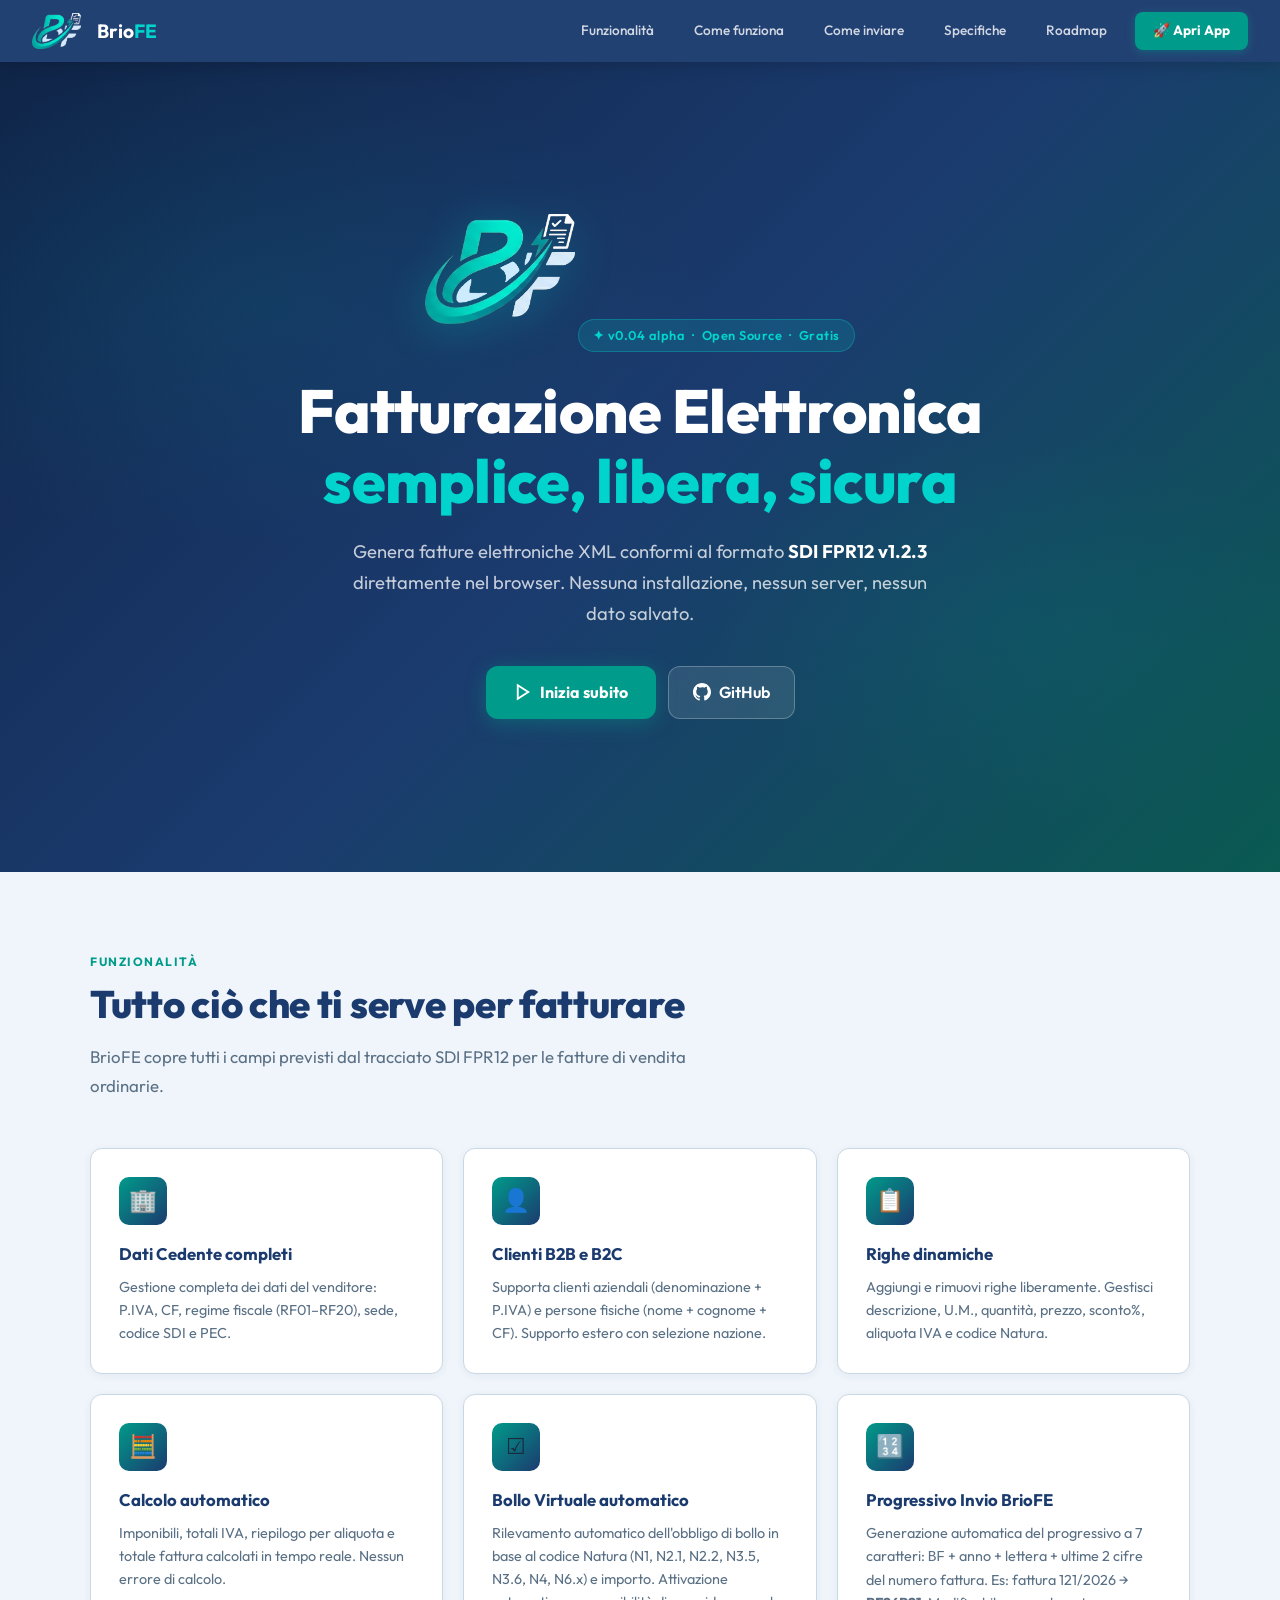
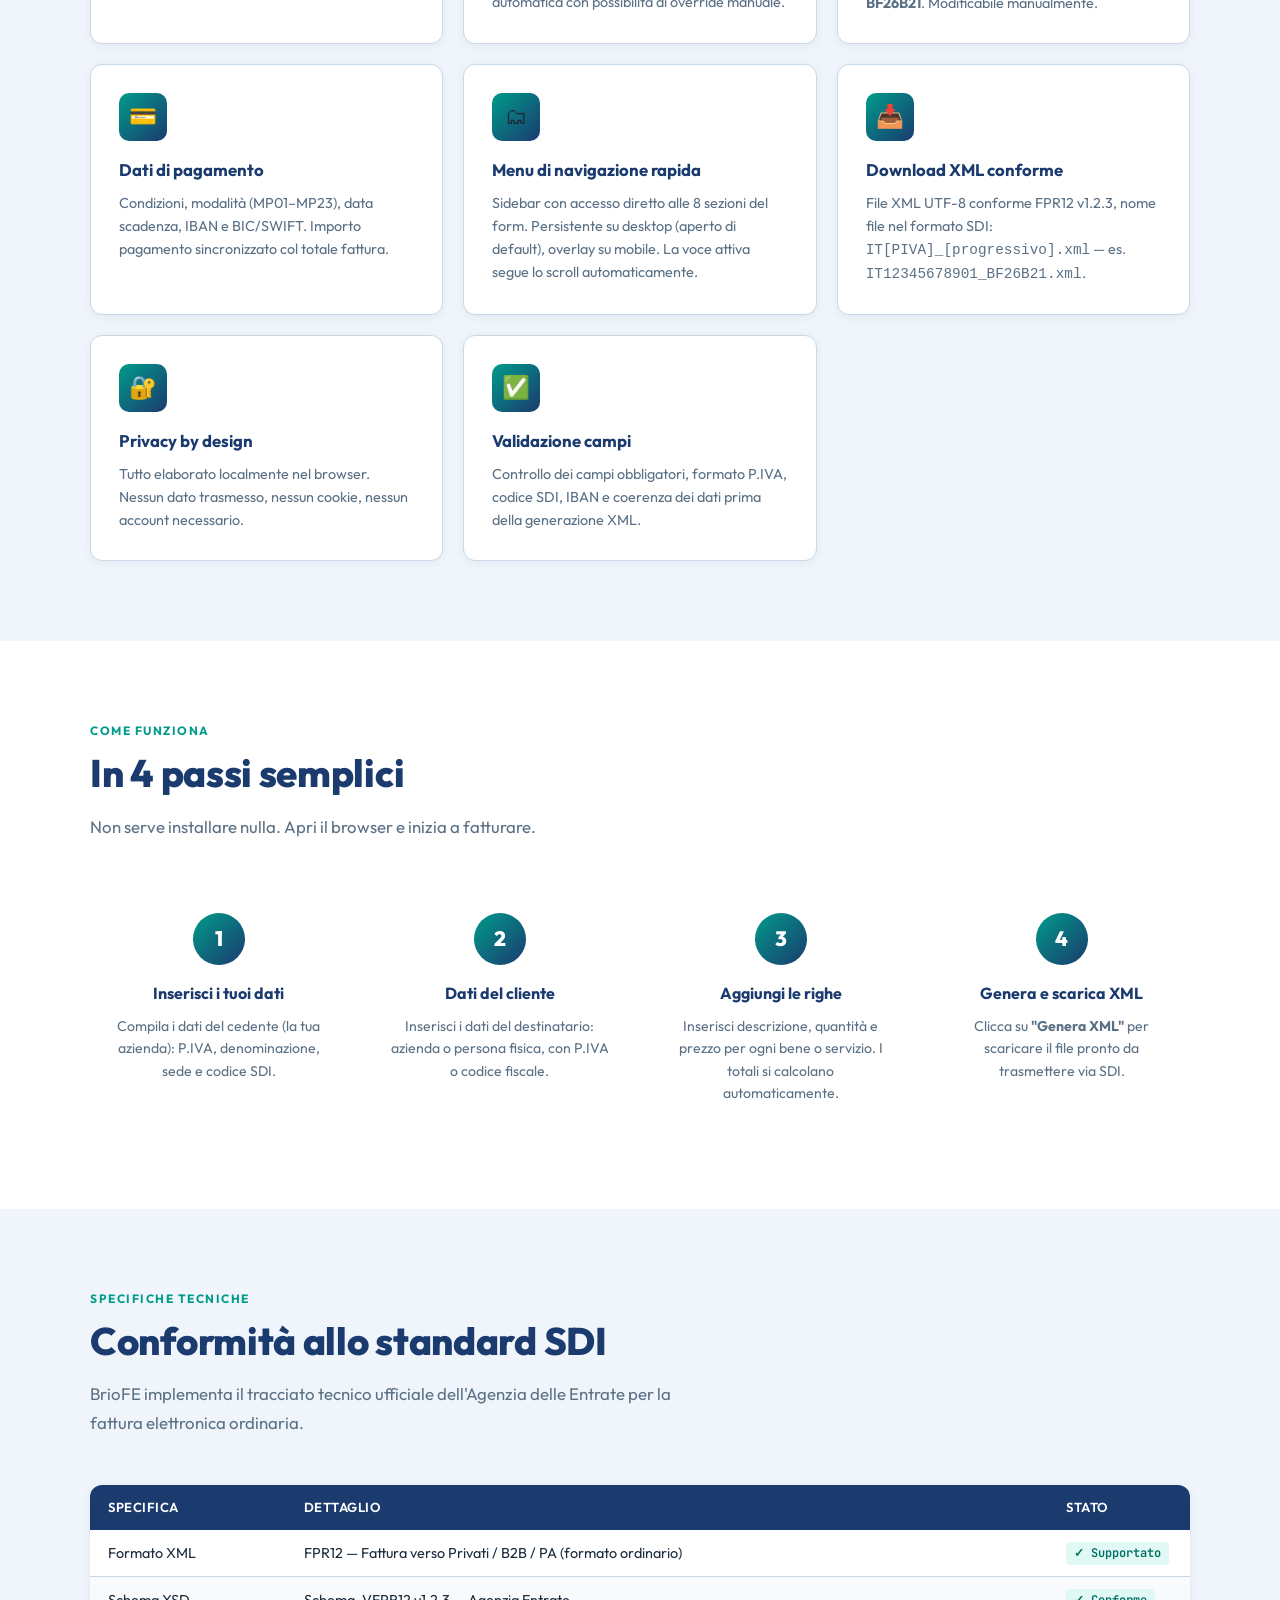
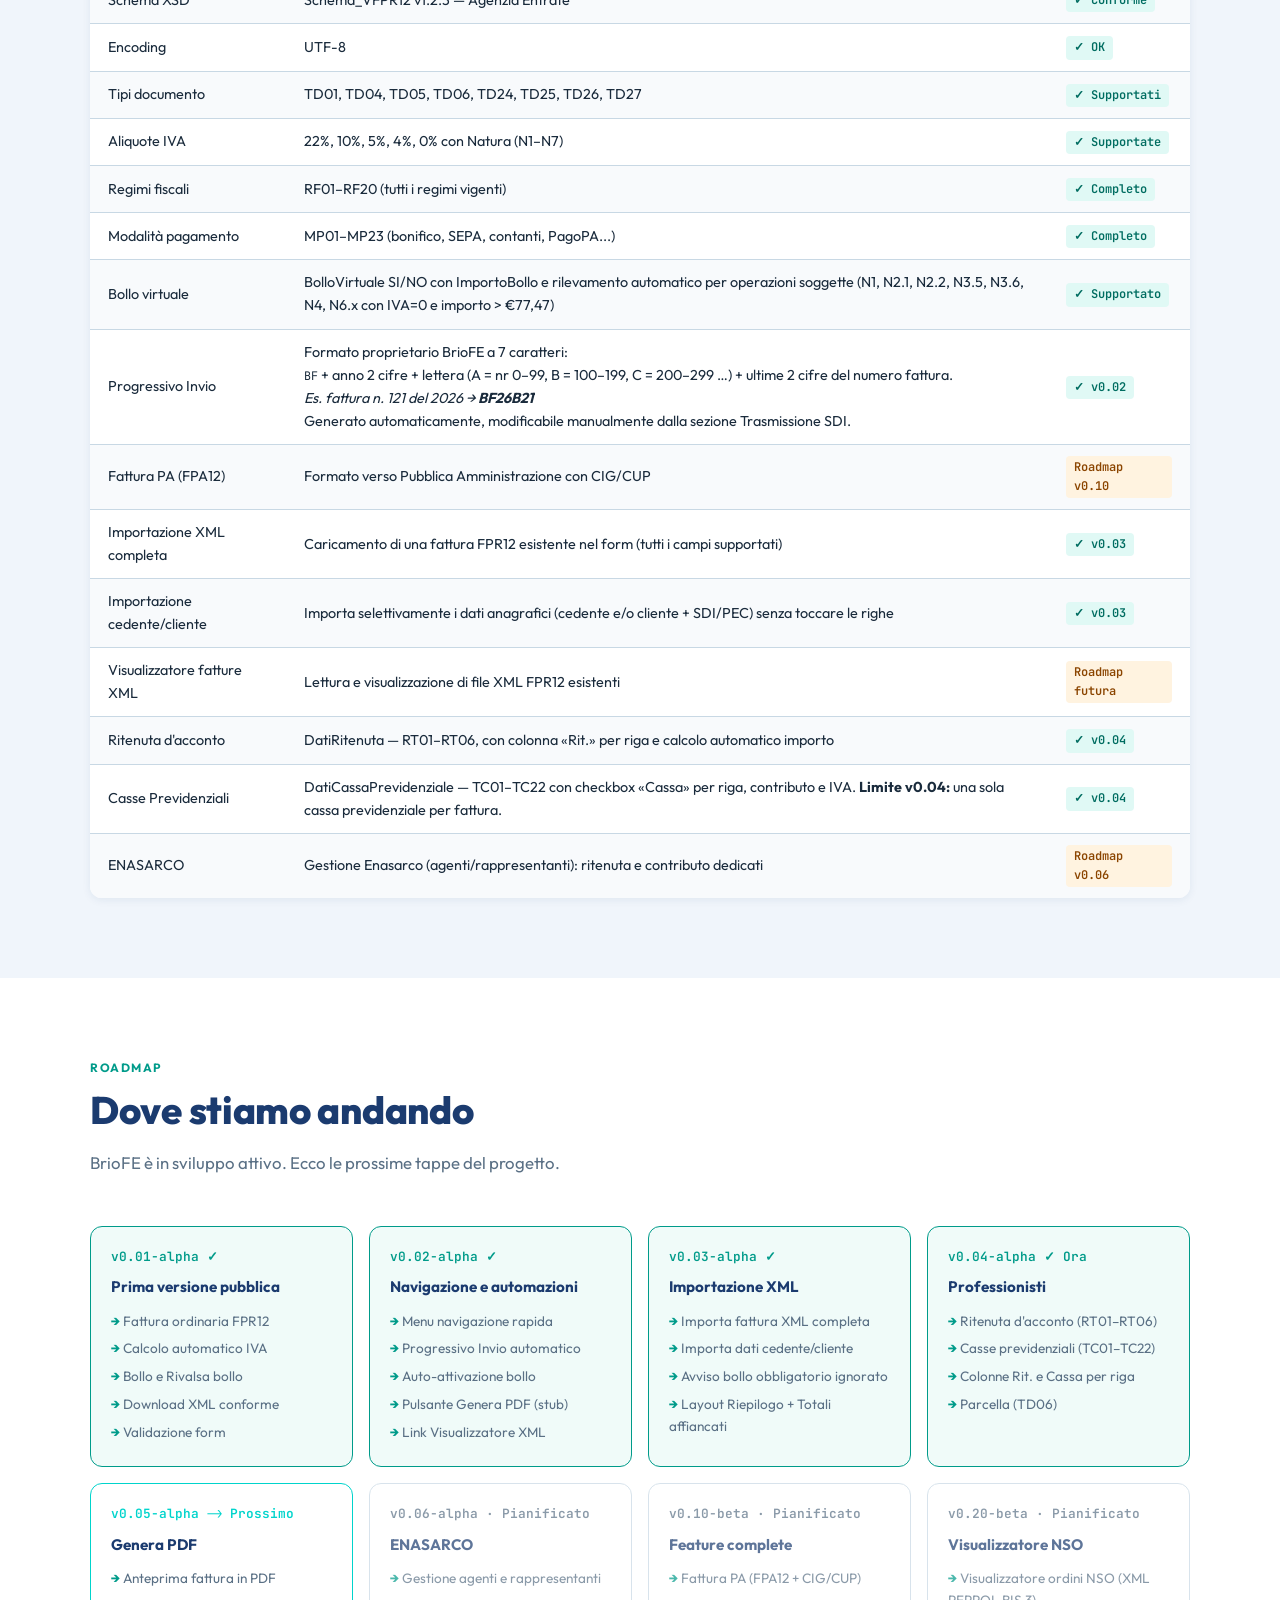
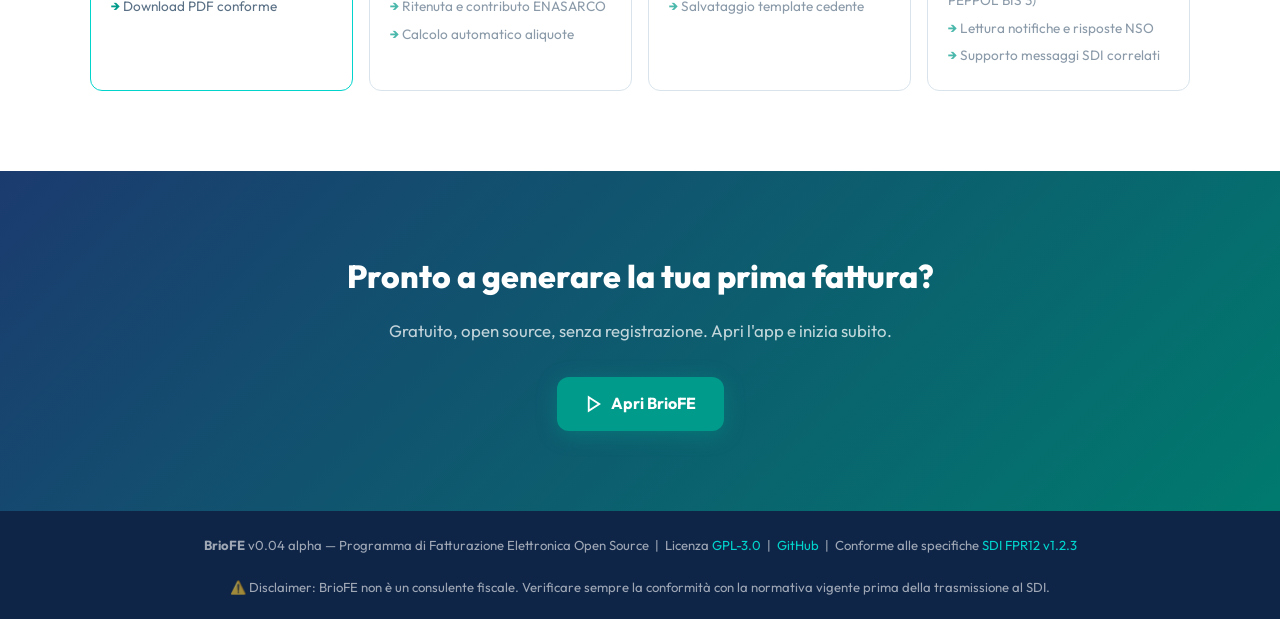
<file: info.html>
<!DOCTYPE html>
<html lang="it">
<head>
  <meta charset="UTF-8">
  <meta name="viewport" content="width=device-width, initial-scale=1.0">
  <meta name="description" content="BrioFE - Programma open source di Fatturazione Elettronica per la generazione di fatture XML FPR12 conformi SDI.">
  <title>BrioFE — Fatturazione Elettronica</title>
  <link rel="icon" type="image/png" href="img/logo.png">
  <link href="https://fonts.googleapis.com/css2?family=Outfit:wght@300;400;500;600;700;800&family=JetBrains+Mono:wght@400;500&display=swap" rel="stylesheet">
  <style>
    :root {
      --teal:  #009B8A;
      --teal2: #007A6E;
      --navy:  #1B3B6F;
      --navy2: #0F2548;
      --accent:#00D4CC;
      --light: #F0F5FB;
      --white: #FFFFFF;
      --text:  #1A2B3C;
      --muted: #5A7085;
      --border:#C8D8E4;
      --r: 12px;
    }
    *, *::before, *::after { box-sizing: border-box; margin: 0; padding: 0; }
    html { scroll-behavior: smooth; }
    body {
      font-family: 'Outfit', sans-serif;
      background: var(--white);
      color: var(--text);
      line-height: 1.6;
    }

    /* ── NAV ── */
    nav {
      position: sticky; top: 0; z-index: 100;
      background: rgba(27,59,111,.97);
      backdrop-filter: blur(8px);
      display: flex; align-items: center; gap: 16px;
      padding: 12px 32px;
      box-shadow: 0 2px 16px rgba(0,0,0,.18);
    }
    nav .logo { height: 36px; }
    nav .brand { color: white; font-weight: 700; font-size: 1.2rem; }
    nav .brand span { color: var(--accent); }
    nav .spacer { flex: 1; }
    nav a.nav-link {
      color: rgba(255,255,255,.8);
      text-decoration: none;
      font-size: .85rem;
      font-weight: 500;
      padding: 6px 12px;
      border-radius: 6px;
      transition: .15s;
    }
    nav a.nav-link:hover { background: rgba(255,255,255,.12); color: white; }
    nav a.nav-cta {
      background: var(--teal);
      color: white;
      text-decoration: none;
      font-weight: 700;
      font-size: .85rem;
      padding: 8px 18px;
      border-radius: 8px;
      transition: .15s;
      box-shadow: 0 2px 8px rgba(0,155,138,.4);
    }
    nav a.nav-cta:hover { background: var(--teal2); }

    /* ── HERO ── */
    .hero {
      background: linear-gradient(135deg, var(--navy2) 0%, var(--navy) 50%, #0A5A52 100%);
      min-height: 90vh;
      display: flex;
      align-items: center;
      justify-content: center;
      text-align: center;
      padding: 80px 24px;
      position: relative;
      overflow: hidden;
    }
    .hero::before {
      content: '';
      position: absolute; inset: 0;
      background:
        radial-gradient(ellipse 60% 50% at 20% 30%, rgba(0,212,204,.08) 0%, transparent 60%),
        radial-gradient(ellipse 40% 40% at 80% 70%, rgba(0,155,138,.1) 0%, transparent 60%);
    }
    .hero-content { position: relative; z-index: 1; max-width: 760px; }
    .hero-badge {
      display: inline-flex;
      align-items: center;
      gap: 6px;
      background: rgba(0,212,204,.15);
      border: 1px solid rgba(0,212,204,.3);
      color: var(--accent);
      font-size: .8rem;
      font-weight: 600;
      padding: 5px 14px;
      border-radius: 20px;
      margin-bottom: 24px;
      letter-spacing: .5px;
    }
    .hero-logo { height: 110px; margin-bottom: 16px; filter: drop-shadow(0 4px 20px rgba(0,212,204,.3)); }
    .hero h1 {
      font-size: clamp(2.4rem, 6vw, 3.8rem);
      font-weight: 800;
      color: white;
      line-height: 1.15;
      letter-spacing: -.5px;
      margin-bottom: 20px;
    }
    .hero h1 span { color: var(--accent); }
    .hero p {
      font-size: 1.15rem;
      color: rgba(255,255,255,.75);
      max-width: 580px;
      margin: 0 auto 36px;
      line-height: 1.7;
    }
    .hero-actions { display: flex; gap: 12px; justify-content: center; flex-wrap: wrap; }
    .btn-hero-primary {
      display: inline-flex; align-items: center; gap: 8px;
      background: var(--teal);
      color: white;
      text-decoration: none;
      font-weight: 700;
      font-size: 1rem;
      padding: 14px 28px;
      border-radius: var(--r);
      box-shadow: 0 4px 20px rgba(0,155,138,.4);
      transition: .2s;
    }
    .btn-hero-primary:hover { background: var(--teal2); transform: translateY(-2px); box-shadow: 0 6px 24px rgba(0,155,138,.5); }
    .btn-hero-secondary {
      display: inline-flex; align-items: center; gap: 8px;
      background: rgba(255,255,255,.1);
      border: 1.5px solid rgba(255,255,255,.25);
      color: white;
      text-decoration: none;
      font-weight: 600;
      font-size: 1rem;
      padding: 13px 24px;
      border-radius: var(--r);
      transition: .2s;
    }
    .btn-hero-secondary:hover { background: rgba(255,255,255,.18); }

    /* ── SECTIONS ── */
    section { padding: 80px 24px; }
    .container { max-width: 1100px; margin: 0 auto; }
    .section-label {
      font-size: .75rem;
      font-weight: 700;
      text-transform: uppercase;
      letter-spacing: 1.5px;
      color: var(--teal);
      margin-bottom: 10px;
    }
    .section-title {
      font-size: clamp(1.6rem, 4vw, 2.4rem);
      font-weight: 800;
      color: var(--navy);
      margin-bottom: 16px;
      line-height: 1.2;
      letter-spacing: -.3px;
    }
    .section-sub {
      font-size: 1.05rem;
      color: var(--muted);
      max-width: 600px;
      line-height: 1.7;
      margin-bottom: 48px;
    }

    /* ── FEATURES ── */
    #features { background: var(--light); }
    .features-grid {
      display: grid;
      grid-template-columns: repeat(auto-fit, minmax(280px, 1fr));
      gap: 20px;
    }
    .feature-card {
      background: white;
      border-radius: var(--r);
      padding: 28px;
      border: 1px solid var(--border);
      box-shadow: 0 2px 8px rgba(27,59,111,.06);
      transition: .2s;
    }
    .feature-card:hover { transform: translateY(-3px); box-shadow: 0 8px 24px rgba(27,59,111,.1); }
    .feature-icon {
      width: 48px; height: 48px;
      background: linear-gradient(135deg, var(--teal), var(--navy));
      border-radius: 10px;
      display: flex; align-items: center; justify-content: center;
      font-size: 1.4rem;
      margin-bottom: 16px;
    }
    .feature-card h3 {
      font-size: 1.05rem;
      font-weight: 700;
      color: var(--navy);
      margin-bottom: 8px;
    }
    .feature-card p {
      font-size: .9rem;
      color: var(--muted);
      line-height: 1.6;
    }

    /* ── HOW IT WORKS ── */
    .steps-grid {
      display: grid;
      grid-template-columns: repeat(auto-fit, minmax(200px, 1fr));
      gap: 24px;
      counter-reset: step;
    }
    .step {
      text-align: center;
      padding: 24px 16px;
      counter-increment: step;
      position: relative;
    }
    .step::before {
      content: counter(step);
      display: flex; align-items: center; justify-content: center;
      width: 52px; height: 52px;
      background: linear-gradient(135deg, var(--teal), var(--navy));
      color: white;
      font-size: 1.3rem;
      font-weight: 800;
      border-radius: 50%;
      margin: 0 auto 16px;
    }
    .step h3 { font-size: 1rem; font-weight: 700; color: var(--navy); margin-bottom: 8px; }
    .step p { font-size: .88rem; color: var(--muted); line-height: 1.6; }

    /* ── SPECS TABLE ── */
    #specs { background: var(--light); }
    .specs-table {
      width: 100%; border-collapse: collapse;
      background: white;
      border-radius: var(--r);
      overflow: hidden;
      box-shadow: 0 2px 8px rgba(27,59,111,.08);
    }
    .specs-table th {
      background: var(--navy);
      color: white;
      padding: 12px 18px;
      text-align: left;
      font-size: .82rem;
      font-weight: 600;
      text-transform: uppercase;
      letter-spacing: .5px;
    }
    .specs-table td {
      padding: 11px 18px;
      border-bottom: 1px solid var(--border);
      font-size: .9rem;
    }
    .specs-table tr:last-child td { border-bottom: none; }
    .specs-table tr:nth-child(even) td { background: #F8FAFC; }
    .tag {
      display: inline-block;
      padding: 2px 8px;
      border-radius: 4px;
      font-size: .75rem;
      font-weight: 600;
      font-family: 'JetBrains Mono', monospace;
    }
    .tag-green { background: #E0F9F5; color: #006D61; }
    .tag-blue  { background: #E8EFF8; color: var(--navy); }
    .tag-orange{ background: #FFF3E0; color: #8B4500; }

    /* ── ROADMAP ── */
    .roadmap-grid {
      display: grid;
      grid-template-columns: repeat(auto-fit, minmax(240px, 1fr));
      gap: 16px;
    }
    .roadmap-item {
      padding: 20px;
      border-radius: var(--r);
      border: 1.5px solid var(--border);
      background: white;
    }
    .roadmap-item.done { border-color: var(--teal); background: #F0FBF9; }
    .roadmap-item.next { border-color: var(--accent); }
    .roadmap-item.planned { opacity: .7; }
    .roadmap-version {
      font-family: 'JetBrains Mono', monospace;
      font-size: .8rem;
      font-weight: 600;
      margin-bottom: 8px;
    }
    .roadmap-version.done { color: var(--teal); }
    .roadmap-version.next { color: var(--accent); }
    .roadmap-version.planned { color: var(--muted); }
    .roadmap-item h3 { font-size: .95rem; font-weight: 700; color: var(--navy); margin-bottom: 8px; }
    .roadmap-item ul { list-style: none; }
    .roadmap-item ul li { font-size: .85rem; color: var(--muted); padding: 3px 0; }
    .roadmap-item ul li::before { content: '→ '; color: var(--teal); font-weight: 700; }

    /* ── CTA ── */
    .cta-section {
      background: linear-gradient(135deg, var(--navy) 0%, var(--teal2) 100%);
      text-align: center;
      padding: 80px 24px;
    }
    .cta-section h2 { font-size: 2rem; font-weight: 800; color: white; margin-bottom: 16px; }
    .cta-section p { color: rgba(255,255,255,.75); font-size: 1.05rem; margin-bottom: 32px; }

    /* ── FOOTER ── */
    footer {
      background: var(--navy2);
      color: rgba(255,255,255,.6);
      text-align: center;
      padding: 24px;
      font-size: .82rem;
    }
    footer a { color: var(--accent); text-decoration: none; }
    footer a:hover { text-decoration: underline; }

    @media (max-width: 640px) {
      nav { padding: 10px 16px; }
      nav .nav-link { display: none; }
    }
  </style>
</head>
<body>

<!-- NAV -->
<nav>
  <img src="img/logo.png" alt="BrioFE" class="logo">
  <span class="brand">Brio<span>FE</span></span>
  <div class="spacer"></div>
  <a href="#features" class="nav-link">Funzionalità</a>
  <a href="#come-funziona" class="nav-link">Come funziona</a>
  <a href="invio.html" class="nav-link">Come inviare</a>
  <a href="#specs" class="nav-link">Specifiche</a>
  <a href="#roadmap" class="nav-link">Roadmap</a>
  <a href="index.html" class="nav-cta">🚀 Apri App</a>
</nav>

<!-- HERO -->
<section class="hero">
  <div class="hero-content">
    <img src="img/logo.png" alt="BrioFE" class="hero-logo">
    <div class="hero-badge">✦ v0.04 alpha &nbsp;·&nbsp; Open Source &nbsp;·&nbsp; Gratis</div>
    <h1>Fatturazione Elettronica<br><span>semplice, libera, sicura</span></h1>
    <p>Genera fatture elettroniche XML conformi al formato <strong style="color:white">SDI FPR12 v1.2.3</strong> direttamente nel browser. Nessuna installazione, nessun server, nessun dato salvato.</p>
    <div class="hero-actions">
      <a href="index.html" class="btn-hero-primary">
        <svg width="18" height="18" viewBox="0 0 24 24" fill="none" stroke="currentColor" stroke-width="2.5"><path d="M5 3l14 9-14 9V3z"/></svg>
        Inizia subito
      </a>
      <a href="https://github.com/denvermotel/BrioFE" class="btn-hero-secondary" target="_blank" rel="noopener">
        <svg width="18" height="18" viewBox="0 0 24 24" fill="currentColor"><path d="M12 0C5.37 0 0 5.37 0 12c0 5.3 3.44 9.8 8.2 11.38.6.1.82-.26.82-.58v-2.04c-3.34.72-4.04-1.61-4.04-1.61-.54-1.38-1.33-1.75-1.33-1.75-1.09-.74.08-.73.08-.73 1.2.08 1.84 1.24 1.84 1.24 1.07 1.83 2.8 1.3 3.49 1 .1-.78.42-1.3.76-1.6-2.67-.3-5.47-1.33-5.47-5.93 0-1.31.47-2.38 1.24-3.22-.13-.3-.54-1.52.12-3.18 0 0 1.01-.32 3.3 1.23a11.5 11.5 0 0 1 3-.4c1.02 0 2.04.14 3 .4 2.28-1.55 3.29-1.23 3.29-1.23.66 1.66.25 2.88.12 3.18.77.84 1.24 1.91 1.24 3.22 0 4.61-2.81 5.63-5.48 5.92.43.37.81 1.1.81 2.22v3.29c0 .32.22.69.83.57C20.57 21.79 24 17.3 24 12c0-6.63-5.37-12-12-12z"/></svg>
        GitHub
      </a>
    </div>
  </div>
</section>

<!-- FEATURES -->
<section id="features">
  <div class="container">
    <div class="section-label">Funzionalità</div>
    <h2 class="section-title">Tutto ciò che ti serve per fatturare</h2>
    <p class="section-sub">BrioFE copre tutti i campi previsti dal tracciato SDI FPR12 per le fatture di vendita ordinarie.</p>
    <div class="features-grid">
      <div class="feature-card">
        <div class="feature-icon">🏢</div>
        <h3>Dati Cedente completi</h3>
        <p>Gestione completa dei dati del venditore: P.IVA, CF, regime fiscale (RF01–RF20), sede, codice SDI e PEC.</p>
      </div>
      <div class="feature-card">
        <div class="feature-icon">👤</div>
        <h3>Clienti B2B e B2C</h3>
        <p>Supporta clienti aziendali (denominazione + P.IVA) e persone fisiche (nome + cognome + CF). Supporto estero con selezione nazione.</p>
      </div>
      <div class="feature-card">
        <div class="feature-icon">📋</div>
        <h3>Righe dinamiche</h3>
        <p>Aggiungi e rimuovi righe liberamente. Gestisci descrizione, U.M., quantità, prezzo, sconto%, aliquota IVA e codice Natura.</p>
      </div>
      <div class="feature-card">
        <div class="feature-icon">🧮</div>
        <h3>Calcolo automatico</h3>
        <p>Imponibili, totali IVA, riepilogo per aliquota e totale fattura calcolati in tempo reale. Nessun errore di calcolo.</p>
      </div>
      <div class="feature-card">
        <div class="feature-icon">☑</div>
        <h3>Bollo Virtuale automatico</h3>
        <p>Rilevamento automatico dell'obbligo di bollo in base al codice Natura (N1, N2.1, N2.2, N3.5, N3.6, N4, N6.x) e importo. Attivazione automatica con possibilità di override manuale.</p>
      </div>
      <div class="feature-card">
        <div class="feature-icon">🔢</div>
        <h3>Progressivo Invio BrioFE</h3>
        <p>Generazione automatica del progressivo a 7 caratteri: <code>BF</code> + anno + lettera + ultime 2 cifre del numero fattura. Es: fattura 121/2026 → <strong>BF26B21</strong>. Modificabile manualmente.</p>
      </div>
      <div class="feature-card">
        <div class="feature-icon">💳</div>
        <h3>Dati di pagamento</h3>
        <p>Condizioni, modalità (MP01–MP23), data scadenza, IBAN e BIC/SWIFT. Importo pagamento sincronizzato col totale fattura.</p>
      </div>
      <div class="feature-card">
        <div class="feature-icon">🗂</div>
        <h3>Menu di navigazione rapida</h3>
        <p>Sidebar con accesso diretto alle 8 sezioni del form. Persistente su desktop (aperto di default), overlay su mobile. La voce attiva segue lo scroll automaticamente.</p>
      </div>
      <div class="feature-card">
        <div class="feature-icon">📥</div>
        <h3>Download XML conforme</h3>
        <p>File XML UTF-8 conforme FPR12 v1.2.3, nome file nel formato SDI: <code>IT[PIVA]_[progressivo].xml</code> — es. <code>IT12345678901_BF26B21.xml</code>.</p>
      </div>
      <div class="feature-card">
        <div class="feature-icon">🔐</div>
        <h3>Privacy by design</h3>
        <p>Tutto elaborato localmente nel browser. Nessun dato trasmesso, nessun cookie, nessun account necessario.</p>
      </div>
      <div class="feature-card">
        <div class="feature-icon">✅</div>
        <h3>Validazione campi</h3>
        <p>Controllo dei campi obbligatori, formato P.IVA, codice SDI, IBAN e coerenza dei dati prima della generazione XML.</p>
      </div>
    </div>
  </div>
</section>

<!-- HOW IT WORKS -->
<section id="come-funziona">
  <div class="container">
    <div class="section-label">Come funziona</div>
    <h2 class="section-title">In 4 passi semplici</h2>
    <p class="section-sub">Non serve installare nulla. Apri il browser e inizia a fatturare.</p>
    <div class="steps-grid">
      <div class="step">
        <h3>Inserisci i tuoi dati</h3>
        <p>Compila i dati del cedente (la tua azienda): P.IVA, denominazione, sede e codice SDI.</p>
      </div>
      <div class="step">
        <h3>Dati del cliente</h3>
        <p>Inserisci i dati del destinatario: azienda o persona fisica, con P.IVA o codice fiscale.</p>
      </div>
      <div class="step">
        <h3>Aggiungi le righe</h3>
        <p>Inserisci descrizione, quantità e prezzo per ogni bene o servizio. I totali si calcolano automaticamente.</p>
      </div>
      <div class="step">
        <h3>Genera e scarica XML</h3>
        <p>Clicca su <strong>"Genera XML"</strong> per scaricare il file pronto da trasmettere via SDI.</p>
      </div>
    </div>
  </div>
</section>

<!-- SPECS -->
<section id="specs">
  <div class="container">
    <div class="section-label">Specifiche tecniche</div>
    <h2 class="section-title">Conformità allo standard SDI</h2>
    <p class="section-sub">BrioFE implementa il tracciato tecnico ufficiale dell'Agenzia delle Entrate per la fattura elettronica ordinaria.</p>
    <table class="specs-table">
      <thead>
        <tr>
          <th>Specifica</th>
          <th>Dettaglio</th>
          <th>Stato</th>
        </tr>
      </thead>
      <tbody>
        <tr>
          <td>Formato XML</td>
          <td>FPR12 — Fattura verso Privati / B2B / PA (formato ordinario)</td>
          <td><span class="tag tag-green">✓ Supportato</span></td>
        </tr>
        <tr>
          <td>Schema XSD</td>
          <td>Schema_VFPR12 v1.2.3 — Agenzia Entrate</td>
          <td><span class="tag tag-green">✓ Conforme</span></td>
        </tr>
        <tr>
          <td>Encoding</td>
          <td>UTF-8</td>
          <td><span class="tag tag-green">✓ OK</span></td>
        </tr>
        <tr>
          <td>Tipi documento</td>
          <td>TD01, TD04, TD05, TD06, TD24, TD25, TD26, TD27</td>
          <td><span class="tag tag-green">✓ Supportati</span></td>
        </tr>
        <tr>
          <td>Aliquote IVA</td>
          <td>22%, 10%, 5%, 4%, 0% con Natura (N1–N7)</td>
          <td><span class="tag tag-green">✓ Supportate</span></td>
        </tr>
        <tr>
          <td>Regimi fiscali</td>
          <td>RF01–RF20 (tutti i regimi vigenti)</td>
          <td><span class="tag tag-green">✓ Completo</span></td>
        </tr>
        <tr>
          <td>Modalità pagamento</td>
          <td>MP01–MP23 (bonifico, SEPA, contanti, PagoPA...)</td>
          <td><span class="tag tag-green">✓ Completo</span></td>
        </tr>
        <tr>
          <td>Bollo virtuale</td>
          <td>BolloVirtuale SI/NO con ImportoBollo e rilevamento automatico per operazioni soggette (N1, N2.1, N2.2, N3.5, N3.6, N4, N6.x con IVA=0 e importo &gt; €77,47)</td>
          <td><span class="tag tag-green">✓ Supportato</span></td>
        </tr>
        <tr>
          <td>Progressivo Invio</td>
          <td>
            Formato proprietario BrioFE a 7 caratteri:<br>
            <code style="font-family:'JetBrains Mono',monospace;font-size:.82em">BF</code> + anno 2 cifre +
            lettera (A = nr 0–99, B = 100–199, C = 200–299 …) + ultime 2 cifre del numero fattura.<br>
            <em>Es. fattura n. 121 del 2026 → <strong>BF26B21</strong></em><br>
            Generato automaticamente, modificabile manualmente dalla sezione Trasmissione SDI.
          </td>
          <td><span class="tag tag-green">✓ v0.02</span></td>
        </tr>
        <tr>
          <td>Fattura PA (FPA12)</td>
          <td>Formato verso Pubblica Amministrazione con CIG/CUP</td>
          <td><span class="tag tag-orange">Roadmap v0.10</span></td>
        </tr>
        <tr>
          <td>Importazione XML completa</td>
          <td>Caricamento di una fattura FPR12 esistente nel form (tutti i campi supportati)</td>
          <td><span class="tag tag-green">✓ v0.03</span></td>
        </tr>
        <tr>
          <td>Importazione cedente/cliente</td>
          <td>Importa selettivamente i dati anagrafici (cedente e/o cliente + SDI/PEC) senza toccare le righe</td>
          <td><span class="tag tag-green">✓ v0.03</span></td>
        </tr>
        <tr>
          <td>Visualizzatore fatture XML</td>
          <td>Lettura e visualizzazione di file XML FPR12 esistenti</td>
          <td><span class="tag tag-orange">Roadmap futura</span></td>
        </tr>
        <tr>
          <td>Ritenuta d'acconto</td>
          <td>DatiRitenuta — RT01–RT06, con colonna «Rit.» per riga e calcolo automatico importo</td>
          <td><span class="tag tag-green">✓ v0.04</span></td>
        </tr>
        <tr>
          <td>Casse Previdenziali</td>
          <td>DatiCassaPrevidenziale — TC01–TC22 con checkbox «Cassa» per riga, contributo e IVA. <strong>Limite v0.04:</strong> una sola cassa previdenziale per fattura.</td>
          <td><span class="tag tag-green">✓ v0.04</span></td>
        </tr>
        <tr>
          <td>ENASARCO</td>
          <td>Gestione Enasarco (agenti/rappresentanti): ritenuta e contributo dedicati</td>
          <td><span class="tag tag-orange">Roadmap v0.06</span></td>
        </tr>
      </tbody>
    </table>
  </div>
</section>

<!-- ROADMAP -->
<section id="roadmap">
  <div class="container">
    <div class="section-label">Roadmap</div>
    <h2 class="section-title">Dove stiamo andando</h2>
    <p class="section-sub">BrioFE è in sviluppo attivo. Ecco le prossime tappe del progetto.</p>
    <div class="roadmap-grid">
      <div class="roadmap-item done">
        <div class="roadmap-version done">v0.01-alpha ✓</div>
        <h3>Prima versione pubblica</h3>
        <ul>
          <li>Fattura ordinaria FPR12</li>
          <li>Calcolo automatico IVA</li>
          <li>Bollo e Rivalsa bollo</li>
          <li>Download XML conforme</li>
          <li>Validazione form</li>
        </ul>
      </div>
      <div class="roadmap-item done">
        <div class="roadmap-version done">v0.02-alpha ✓</div>
        <h3>Navigazione e automazioni</h3>
        <ul>
          <li>Menu navigazione rapida</li>
          <li>Progressivo Invio automatico</li>
          <li>Auto-attivazione bollo</li>
          <li>Pulsante Genera PDF (stub)</li>
          <li>Link Visualizzatore XML</li>
        </ul>
      </div>
      <div class="roadmap-item done">
        <div class="roadmap-version done">v0.03-alpha ✓</div>
        <h3>Importazione XML</h3>
        <ul>
          <li>Importa fattura XML completa</li>
          <li>Importa dati cedente/cliente</li>
          <li>Avviso bollo obbligatorio ignorato</li>
          <li>Layout Riepilogo + Totali affiancati</li>
        </ul>
      </div>
      <div class="roadmap-item done">
        <div class="roadmap-version done">v0.04-alpha ✓ Ora</div>
        <h3>Professionisti</h3>
        <ul>
          <li>Ritenuta d'acconto (RT01–RT06)</li>
          <li>Casse previdenziali (TC01–TC22)</li>
          <li>Colonne Rit. e Cassa per riga</li>
          <li>Parcella (TD06)</li>
        </ul>
      </div>
      <div class="roadmap-item next">
        <div class="roadmap-version next">v0.05-alpha ⟶ Prossimo</div>
        <h3>Genera PDF</h3>
        <ul>
          <li>Anteprima fattura in PDF</li>
          <li>Download PDF conforme</li>
        </ul>
      </div>
      <div class="roadmap-item planned">
        <div class="roadmap-version planned">v0.06-alpha · Pianificato</div>
        <h3>ENASARCO</h3>
        <ul>
          <li>Gestione agenti e rappresentanti</li>
          <li>Ritenuta e contributo ENASARCO</li>
          <li>Calcolo automatico aliquote</li>
        </ul>
      </div>
      <div class="roadmap-item planned">
        <div class="roadmap-version planned">v0.10-beta · Pianificato</div>
        <h3>Feature complete</h3>
        <ul>
          <li>Fattura PA (FPA12 + CIG/CUP)</li>
          <li>Salvataggio template cedente</li>
        </ul>
      </div>
      <div class="roadmap-item planned">
        <div class="roadmap-version planned">v0.20-beta · Pianificato</div>
        <h3>Visualizzatore NSO</h3>
        <ul>
          <li>Visualizzatore ordini NSO (XML PEPPOL BIS 3)</li>
          <li>Lettura notifiche e risposte NSO</li>
          <li>Supporto messaggi SDI correlati</li>
        </ul>
      </div>
    </div>
  </div>
</section>

<!-- CTA -->
<section class="cta-section">
  <h2>Pronto a generare la tua prima fattura?</h2>
  <p>Gratuito, open source, senza registrazione. Apri l'app e inizia subito.</p>
  <a href="index.html" class="btn-hero-primary" style="display:inline-flex">
    <svg width="18" height="18" viewBox="0 0 24 24" fill="none" stroke="currentColor" stroke-width="2.5"><path d="M5 3l14 9-14 9V3z"/></svg>
    Apri BrioFE
  </a>
</section>

<!-- FOOTER -->
<footer>
  <strong>BrioFE</strong> v0.04 alpha — Programma di Fatturazione Elettronica Open Source &nbsp;|&nbsp;
  Licenza <a href="LICENSE">GPL-3.0</a> &nbsp;|&nbsp;
  <a href="https://github.com/denvermotel/BrioFE" target="_blank" rel="noopener">GitHub</a> &nbsp;|&nbsp;
  Conforme alle specifiche <a href="https://www.fatturapa.gov.it" target="_blank" rel="noopener">SDI FPR12 v1.2.3</a>
  <br><br>
  ⚠️ Disclaimer: BrioFE non è un consulente fiscale. Verificare sempre la conformità con la normativa vigente prima della trasmissione al SDI.
</footer>

</body>
</html>
</file>
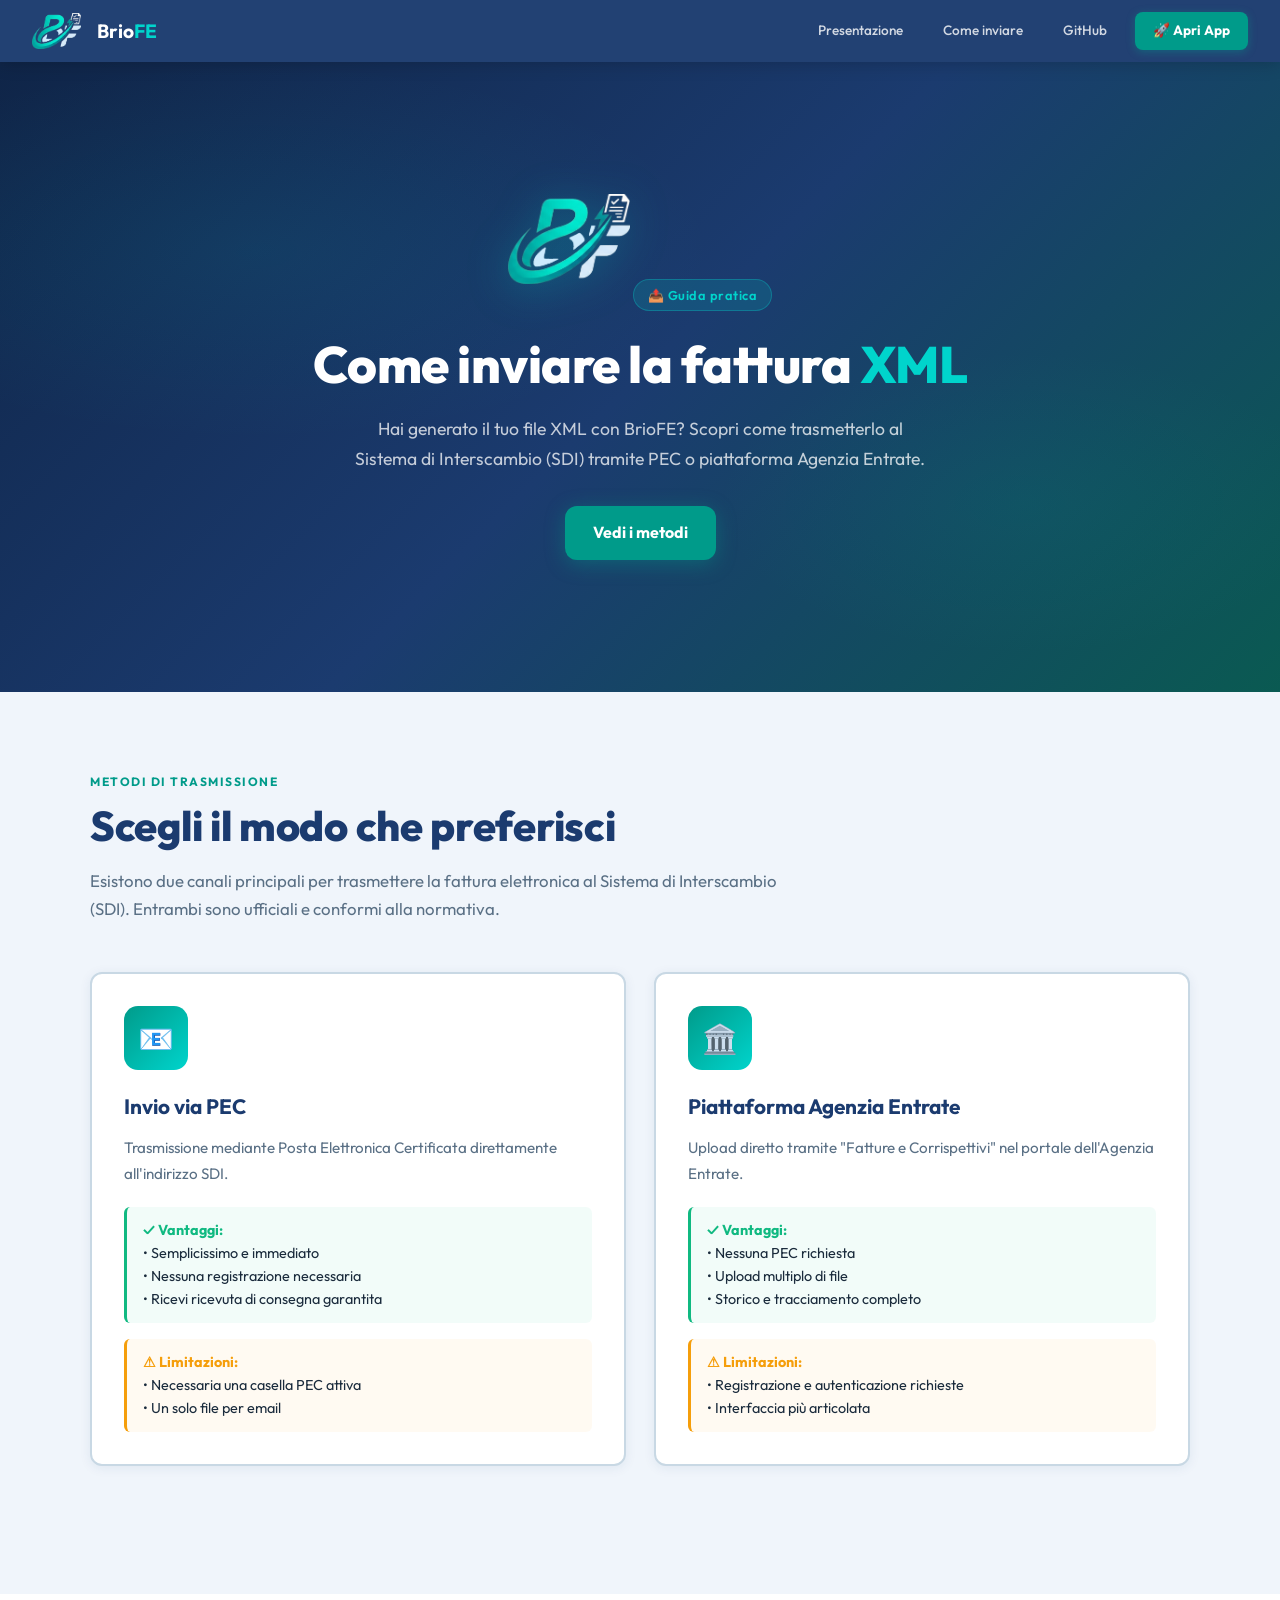
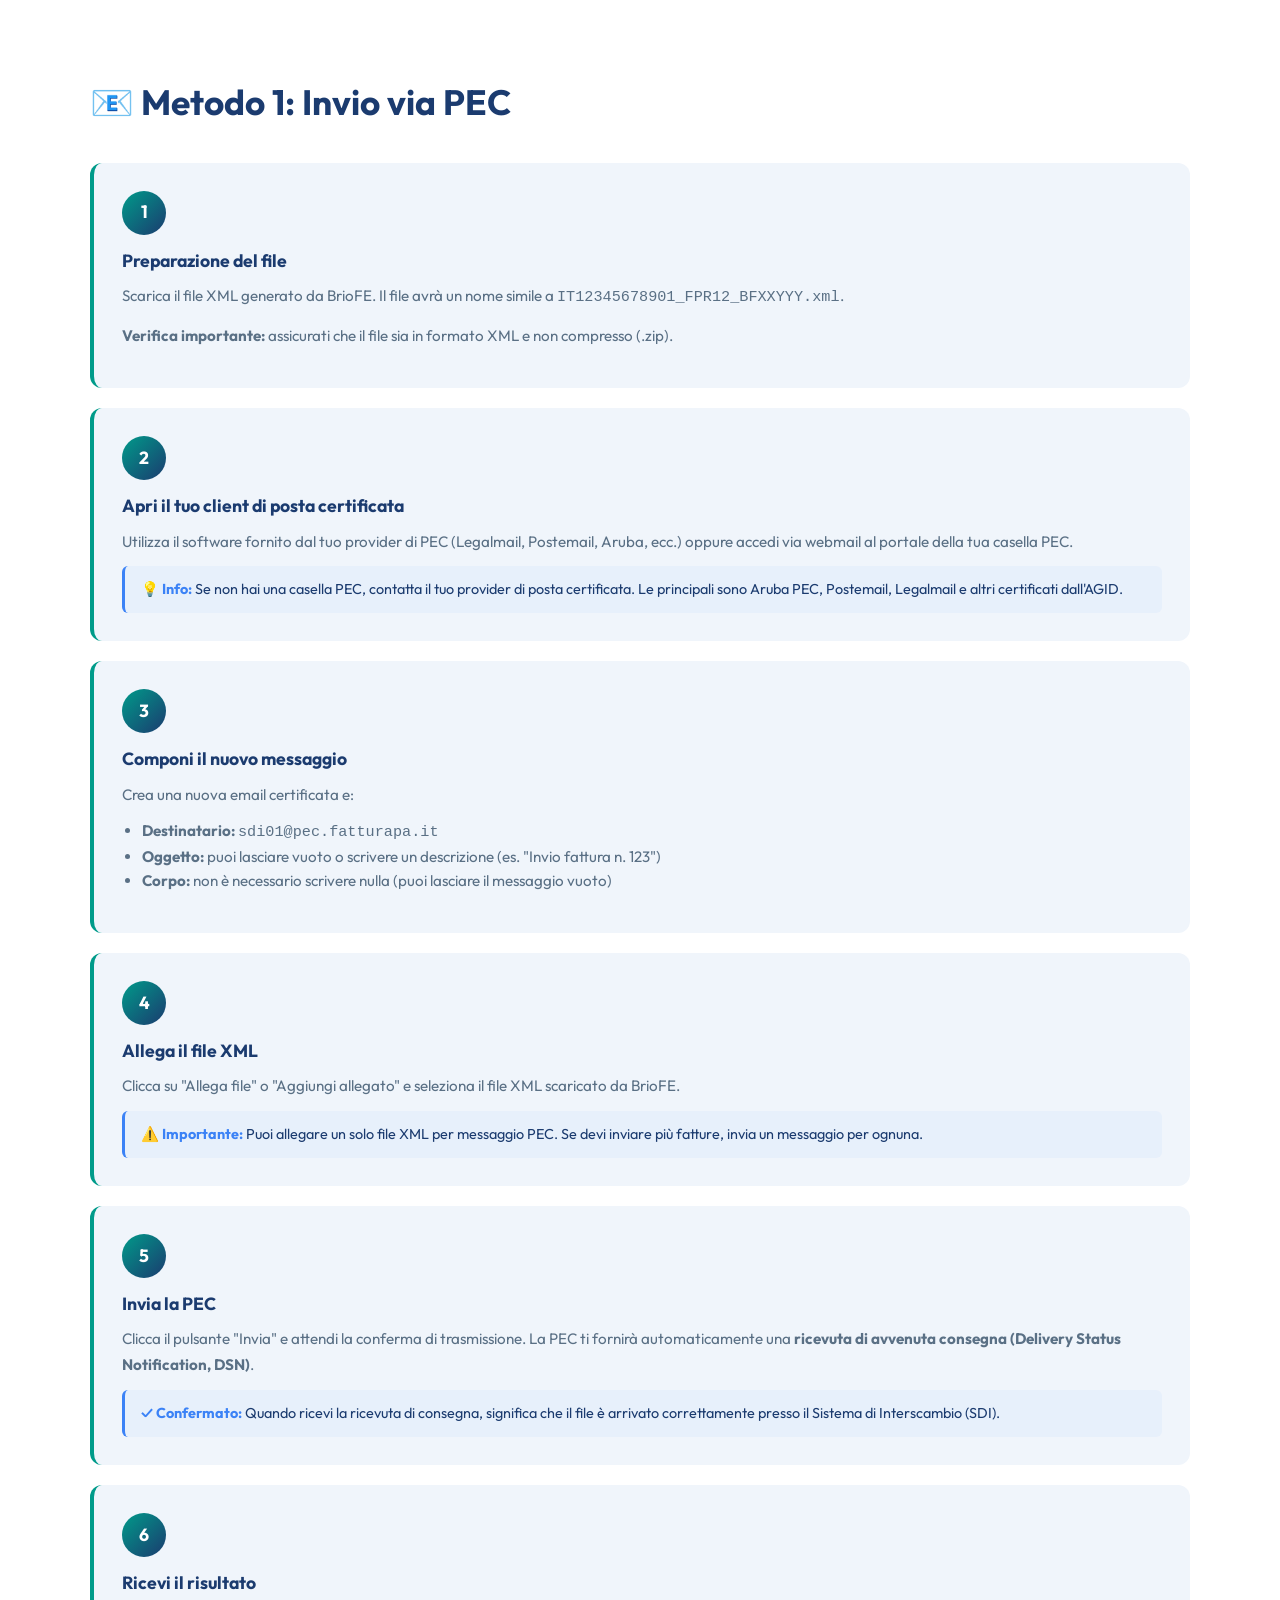
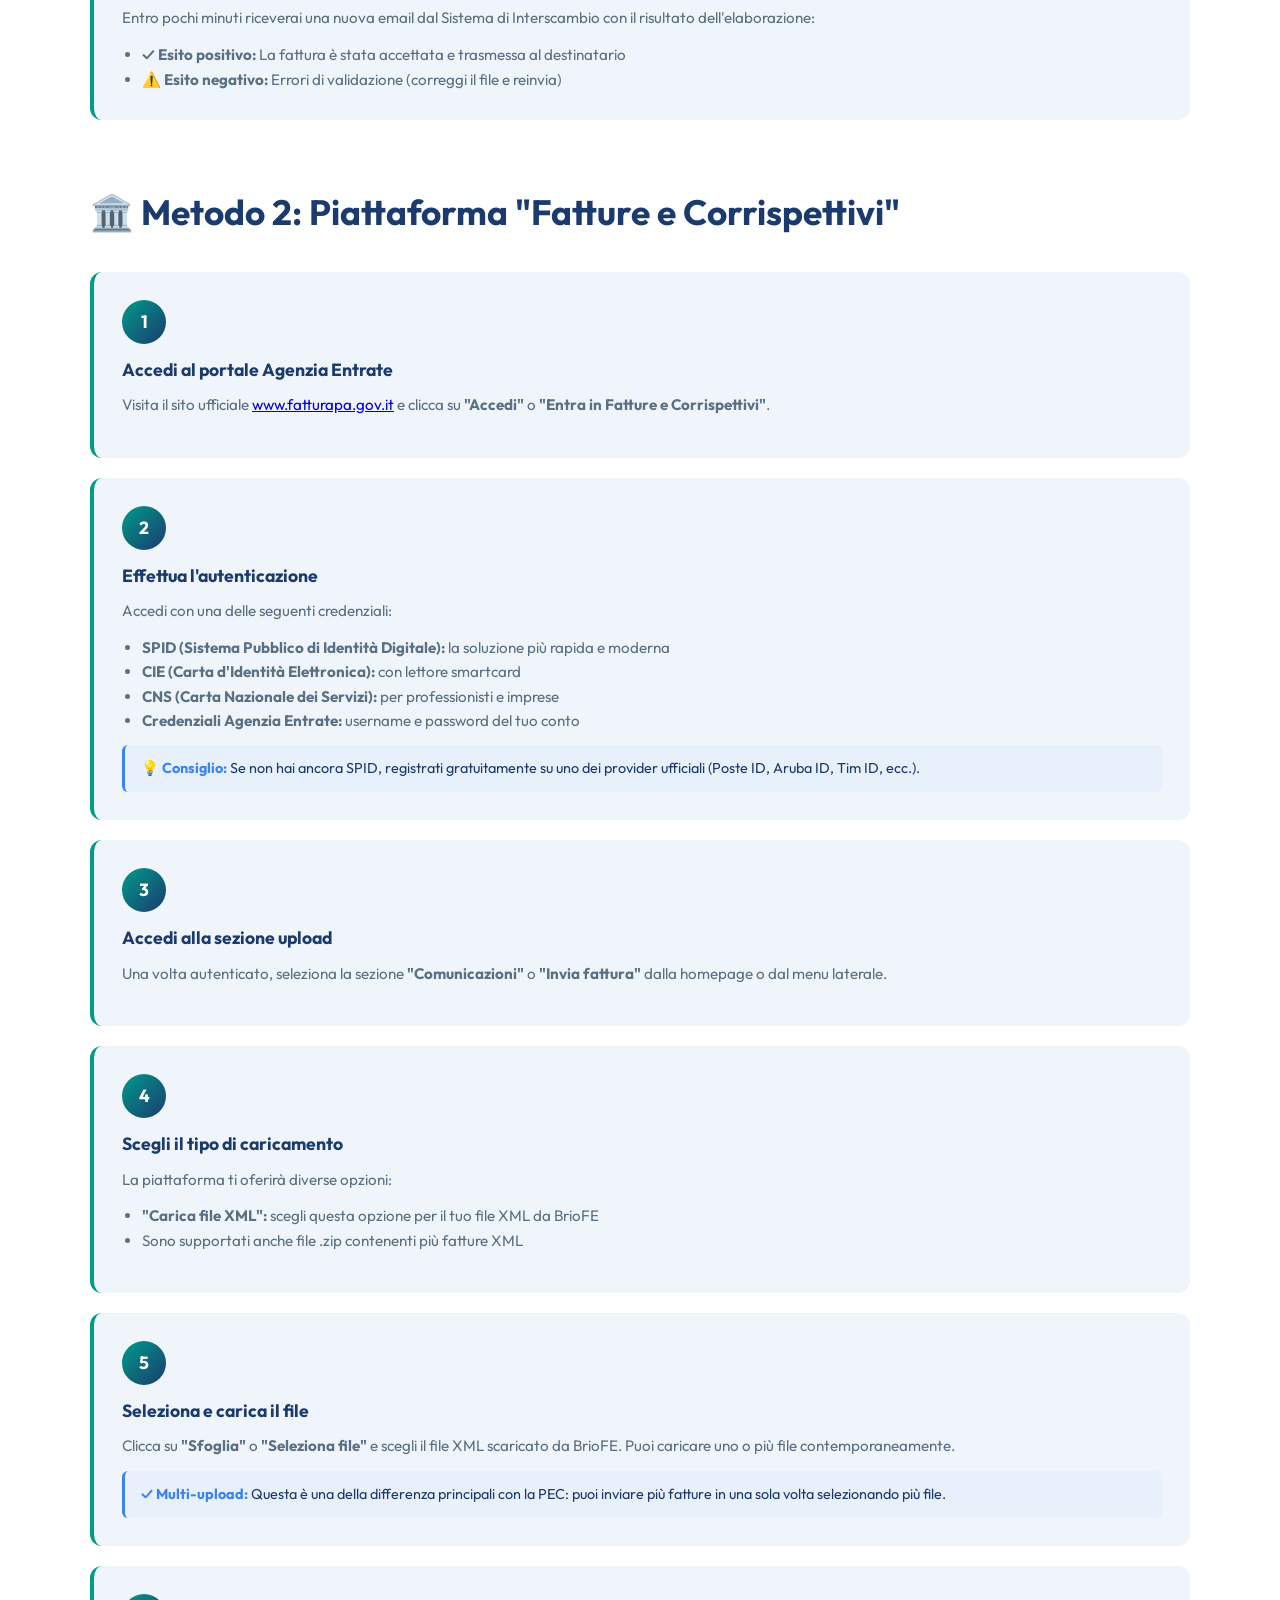
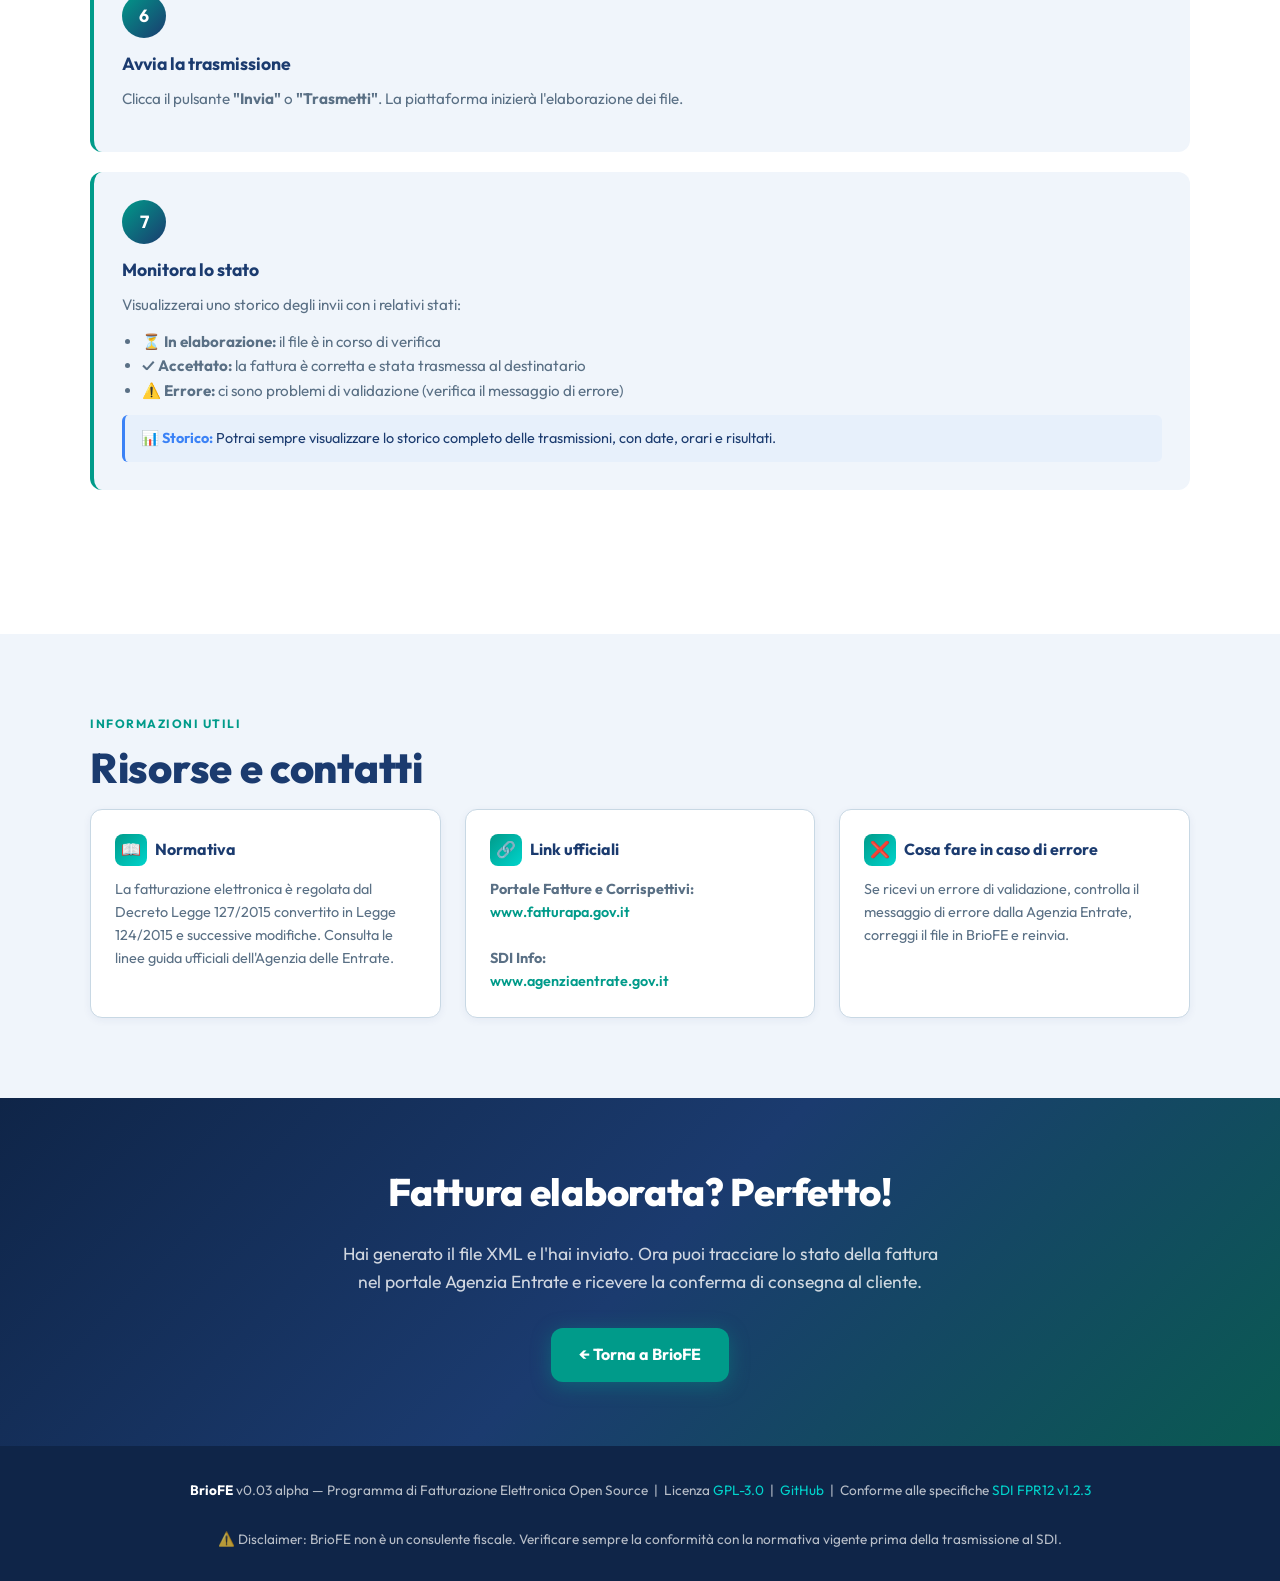
<file: invio.html>
<!DOCTYPE html>
<html lang="it">
<head>
  <meta charset="UTF-8">
  <meta name="viewport" content="width=device-width, initial-scale=1.0">
  <meta name="description" content="BrioFE — Guida completa: come inviare la fattura XML tramite PEC o piattaforma Agenzia Entrate.">
  <title>Come inviare la fattura | BrioFE</title>
  <link rel="icon" type="image/png" href="img/logo.png">
  <link href="https://fonts.googleapis.com/css2?family=Outfit:wght@300;400;500;600;700;800&family=JetBrains+Mono:wght@400;500&display=swap" rel="stylesheet">
  <style>
    :root {
      --teal:  #009B8A;
      --teal2: #007A6E;
      --navy:  #1B3B6F;
      --navy2: #0F2548;
      --accent:#00D4CC;
      --light: #F0F5FB;
      --white: #FFFFFF;
      --text:  #1A2B3C;
      --muted: #5A7085;
      --border:#C8D8E4;
      --success: #10B981;
      --warning: #F59E0B;
      --info: #3B82F6;
      --r: 12px;
    }
    *, *::before, *::after { box-sizing: border-box; margin: 0; padding: 0; }
    html { scroll-behavior: smooth; }
    body {
      font-family: 'Outfit', sans-serif;
      background: var(--white);
      color: var(--text);
      line-height: 1.6;
    }

    /* ── NAV ── */
    nav {
      position: sticky; top: 0; z-index: 100;
      background: rgba(27,59,111,.97);
      backdrop-filter: blur(8px);
      display: flex; align-items: center; gap: 16px;
      padding: 12px 32px;
      box-shadow: 0 2px 16px rgba(0,0,0,.18);
    }
    nav .logo { height: 36px; }
    nav .brand { color: white; font-weight: 700; font-size: 1.2rem; display: inline-flex; align-items: center; }
    nav .brand span { color: var(--accent); }
    nav .spacer { flex: 1; }
    nav a.nav-link {
      color: rgba(255,255,255,.8);
      text-decoration: none;
      font-size: .85rem;
      font-weight: 500;
      padding: 6px 12px;
      border-radius: 6px;
      transition: .15s;
    }
    nav a.nav-link:hover { background: rgba(255,255,255,.12); color: white; }
    nav a.nav-cta {
      background: var(--teal);
      color: white;
      text-decoration: none;
      font-weight: 700;
      font-size: .85rem;
      padding: 8px 18px;
      border-radius: 8px;
      transition: .15s;
      box-shadow: 0 2px 8px rgba(0,155,138,.4);
    }
    nav a.nav-cta:hover { background: var(--teal2); }

    /* ── HERO ── */
    .hero {
      background: linear-gradient(135deg, var(--navy2) 0%, var(--navy) 50%, #0A5A52 100%);
      min-height: 70vh;
      display: flex;
      align-items: center;
      justify-content: center;
      text-align: center;
      padding: 60px 24px;
      position: relative;
      overflow: hidden;
    }
    .hero::before {
      content: '';
      position: absolute; inset: 0;
      background:
        radial-gradient(ellipse 60% 50% at 20% 30%, rgba(0,212,204,.08) 0%, transparent 60%),
        radial-gradient(ellipse 40% 40% at 80% 70%, rgba(0,155,138,.1) 0%, transparent 60%);
    }
    .hero-content { position: relative; z-index: 1; max-width: 760px; }
    .hero-badge {
      display: inline-flex;
      align-items: center;
      gap: 6px;
      background: rgba(0,212,204,.15);
      border: 1px solid rgba(0,212,204,.3);
      color: var(--accent);
      font-size: .8rem;
      font-weight: 600;
      padding: 5px 14px;
      border-radius: 20px;
      margin-bottom: 24px;
      letter-spacing: .5px;
    }
    .hero h1 {
      font-size: clamp(2.2rem, 5vw, 3.2rem);
      font-weight: 800;
      color: white;
      line-height: 1.15;
      letter-spacing: -.5px;
      margin-bottom: 20px;
    }
    .hero h1 span { color: var(--accent); }
    .hero p {
      font-size: 1.1rem;
      color: rgba(255,255,255,.75);
      max-width: 580px;
      margin: 0 auto 32px;
      line-height: 1.7;
    }
    .hero-actions { display: flex; gap: 12px; justify-content: center; flex-wrap: wrap; }
    .btn-hero-primary {
      display: inline-flex; align-items: center; gap: 8px;
      background: var(--teal);
      color: white;
      text-decoration: none;
      font-weight: 700;
      font-size: 1rem;
      padding: 14px 28px;
      border-radius: var(--r);
      box-shadow: 0 4px 20px rgba(0,155,138,.4);
      transition: .2s;
    }
    .btn-hero-primary:hover { background: var(--teal2); transform: translateY(-2px); box-shadow: 0 6px 24px rgba(0,155,138,.5); }

    /* ── SECTIONS ── */
    section { padding: 80px 24px; }
    .container { max-width: 1100px; margin: 0 auto; }
    .section-label {
      font-size: .75rem;
      font-weight: 700;
      text-transform: uppercase;
      letter-spacing: 1.5px;
      color: var(--teal);
      margin-bottom: 10px;
    }
    .section-title {
      font-size: clamp(1.8rem, 4vw, 2.6rem);
      font-weight: 800;
      color: var(--navy);
      margin-bottom: 16px;
      line-height: 1.2;
      letter-spacing: -.3px;
    }
    .section-sub {
      font-size: 1.05rem;
      color: var(--muted);
      max-width: 700px;
      line-height: 1.7;
      margin-bottom: 48px;
    }

    /* ── METHOD CARDS ── */
    #methods { background: var(--light); }
    .methods-grid {
      display: grid;
      grid-template-columns: repeat(auto-fit, minmax(320px, 1fr));
      gap: 28px;
      margin-bottom: 48px;
    }
    .method-card {
      background: white;
      border-radius: var(--r);
      padding: 32px;
      border: 2px solid var(--border);
      box-shadow: 0 2px 12px rgba(27,59,111,.08);
      transition: .3s;
      position: relative;
    }
    .method-card:hover {
      transform: translateY(-4px);
      box-shadow: 0 12px 32px rgba(27,59,111,.15);
      border-color: var(--teal);
    }
    .method-icon {
      width: 64px; height: 64px;
      background: linear-gradient(135deg, var(--teal), var(--accent));
      border-radius: 14px;
      display: flex; align-items: center; justify-content: center;
      font-size: 1.8rem;
      margin-bottom: 20px;
    }
    .method-card h3 {
      font-size: 1.3rem;
      font-weight: 700;
      color: var(--navy);
      margin-bottom: 12px;
    }
    .method-card > p {
      font-size: .95rem;
      color: var(--muted);
      line-height: 1.7;
      margin-bottom: 20px;
    }
    .method-pros {
      background: rgba(16,185,129,.05);
      border-left: 3px solid var(--success);
      padding: 12px 16px;
      border-radius: 6px;
      margin-bottom: 16px;
      font-size: .9rem;
    }
    .method-pros strong { color: var(--success); }
    .method-cons {
      background: rgba(245,158,11,.05);
      border-left: 3px solid var(--warning);
      padding: 12px 16px;
      border-radius: 6px;
      font-size: .9rem;
    }
    .method-cons strong { color: var(--warning); }

    /* ── STEPS ── */
    .steps-section { background: white; }
    .step-container {
      margin-bottom: 64px;
    }
    .step-container h2 {
      font-size: clamp(1.6rem, 3vw, 2.2rem);
      color: var(--navy);
      margin-bottom: 32px;
      font-weight: 700;
    }
    .steps-list {
      display: grid;
      gap: 20px;
    }
    .step-item {
      background: var(--light);
      border-radius: var(--r);
      padding: 28px;
      border-left: 4px solid var(--teal);
      position: relative;
      transition: .2s;
    }
    .step-item:hover {
      box-shadow: 0 6px 20px rgba(0,155,138,.15);
      transform: translateX(4px);
    }
    .step-number {
      display: inline-flex;
      align-items: center; justify-content: center;
      width: 44px; height: 44px;
      background: linear-gradient(135deg, var(--teal), var(--navy));
      color: white;
      font-weight: 700;
      font-size: 1.1rem;
      border-radius: 50%;
      margin-bottom: 12px;
    }
    .step-item h4 {
      font-size: 1.1rem;
      color: var(--navy);
      margin-bottom: 8px;
      font-weight: 700;
    }
    .step-item p {
      font-size: .95rem;
      color: var(--muted);
      line-height: 1.7;
      margin-bottom: 12px;
    }
    .step-code {
      background: var(--white);
      border: 1px solid var(--border);
      border-radius: 8px;
      padding: 12px 16px;
      font-family: 'JetBrains Mono', monospace;
      font-size: .85rem;
      color: var(--navy);
      overflow-x: auto;
      margin-top: 12px;
    }
    .step-note {
      background: rgba(59,130,246,.05);
      border-left: 3px solid var(--info);
      padding: 12px 16px;
      border-radius: 6px;
      font-size: .9rem;
      margin-top: 12px;
      color: var(--navy);
    }
    .step-note strong { color: var(--info); }

    /* ── INFO SECTION ── */
    #info-utili { background: var(--light); }
    .info-grid {
      display: grid;
      grid-template-columns: repeat(auto-fit, minmax(280px, 1fr));
      gap: 24px;
    }
    .info-box {
      background: white;
      border-radius: var(--r);
      padding: 24px;
      border: 1px solid var(--border);
      box-shadow: 0 2px 8px rgba(27,59,111,.06);
    }
    .info-box h4 {
      color: var(--navy);
      font-weight: 700;
      margin-bottom: 12px;
      display: flex; align-items: center; gap: 8px;
    }
    .info-box p {
      font-size: .9rem;
      color: var(--muted);
      line-height: 1.6;
    }
    .info-box a {
      color: var(--teal);
      text-decoration: none;
      font-weight: 600;
      transition: .15s;
    }
    .info-box a:hover { color: var(--teal2); text-decoration: underline; }
    .info-icon {
      width: 32px; height: 32px;
      background: linear-gradient(135deg, var(--teal), var(--accent));
      border-radius: 8px;
      display: flex; align-items: center; justify-content: center;
      font-size: 1rem;
    }

    /* ── CHECKLIST ── */
    .checklist {
      background: white;
      border-radius: var(--r);
      padding: 32px;
      border: 2px solid var(--teal);
      margin-bottom: 48px;
    }
    .checklist h3 {
      color: var(--navy);
      margin-bottom: 20px;
      font-size: 1.3rem;
      font-weight: 700;
    }
    .checklist-items {
      display: grid;
      gap: 12px;
    }
    .checklist-item {
      display: flex; align-items: flex-start; gap: 12px;
      font-size: .95rem;
      color: var(--muted);
    }
    .checklist-item::before {
      content: '✓';
      display: flex; align-items: center; justify-content: center;
      width: 24px; height: 24px;
      background: var(--success);
      color: white;
      border-radius: 6px;
      font-weight: 700;
      flex-shrink: 0;
      margin-top: 2px;
    }

    /* ── CTA ── */
    .cta-section {
      background: linear-gradient(135deg, var(--navy2) 0%, var(--navy) 50%, #0A5A52 100%);
      text-align: center;
      padding: 64px 24px;
      color: white;
    }
    .cta-section h2 {
      font-size: clamp(1.8rem, 4vw, 2.4rem);
      font-weight: 800;
      margin-bottom: 16px;
      letter-spacing: -.3px;
    }
    .cta-section p {
      font-size: 1.1rem;
      color: rgba(255,255,255,.8);
      margin-bottom: 32px;
      max-width: 600px;
      margin-left: auto;
      margin-right: auto;
    }

    /* ── FOOTER ── */
    footer {
      background: var(--navy2);
      color: rgba(255,255,255,.7);
      text-align: center;
      padding: 32px 24px;
      font-size: .85rem;
      line-height: 1.8;
    }
    footer strong { color: white; }
    footer a {
      color: var(--accent);
      text-decoration: none;
      transition: .15s;
    }
    footer a:hover { color: white; }

    /* ── RESPONSIVE ── */
    @media (max-width: 768px) {
      nav { padding: 12px 16px; }
      section { padding: 48px 16px; }
      .step-item { padding: 20px; }
      .hero-badge { font-size: .75rem; }
    }

    /* ── ANIMATIONS ── */
    @keyframes fadeInUp {
      from {
        opacity: 0;
        transform: translateY(20px);
      }
      to {
        opacity: 1;
        transform: translateY(0);
      }
    }
    .step-item {
      animation: fadeInUp 0.6s ease-out forwards;
    }
    .step-item:nth-child(1) { animation-delay: 0s; }
    .step-item:nth-child(2) { animation-delay: 0.1s; }
    .step-item:nth-child(3) { animation-delay: 0.2s; }
    .step-item:nth-child(4) { animation-delay: 0.3s; }
    .step-item:nth-child(5) { animation-delay: 0.4s; }
  </style>
</head>
<body>

<!-- NAV -->
<nav>
  <img src="img/logo.png" alt="BrioFE" class="logo">
  <span class="brand">Brio<span>FE</span></span>
  <div class="spacer"></div>
  <a href="info.html" class="nav-link">Presentazione</a>
  <a href="invio.html" class="nav-link">Come inviare</a>
  <a href="https://github.com/denvermotel/BrioFE" target="_blank" rel="noopener" class="nav-link">GitHub</a>
  <a href="index.html" class="nav-cta">🚀 Apri App</a>
</nav>

<!-- HERO -->
<section class="hero">
  <div class="hero-content">
    <img src="img/logo.png" alt="BrioFE" style="height:90px;margin-bottom:16px;filter:drop-shadow(0 4px 20px rgba(0,212,204,.3))">
    <div class="hero-badge">📤 Guida pratica</div>
    <h1>Come inviare la fattura <span>XML</span></h1>
    <p>Hai generato il tuo file XML con BrioFE? Scopri come trasmetterlo al Sistema di Interscambio (SDI) tramite PEC o piattaforma Agenzia Entrate.</p>
    <div class="hero-actions">
      <a href="#methods" class="btn-hero-primary">Vedi i metodi</a>
    </div>
  </div>
</section>

<!-- METODI DI INVIO -->
<section id="methods">
  <div class="container">
    <div class="section-label">Metodi di trasmissione</div>
    <h2 class="section-title">Scegli il modo che preferisci</h2>
    <p class="section-sub">Esistono due canali principali per trasmettere la fattura elettronica al Sistema di Interscambio (SDI). Entrambi sono ufficiali e conformi alla normativa.</p>
    
    <div class="methods-grid">
      <!-- METODO 1: PEC -->
      <div class="method-card">
        <div class="method-icon">📧</div>
        <h3>Invio via PEC</h3>
        <p>Trasmissione mediante Posta Elettronica Certificata direttamente all'indirizzo SDI.</p>
        <div class="method-pros">
          <strong>✓ Vantaggi:</strong><br>
          • Semplicissimo e immediato<br>
          • Nessuna registrazione necessaria<br>
          • Ricevi ricevuta di consegna garantita
        </div>
        <div class="method-cons">
          <strong>⚠ Limitazioni:</strong><br>
          • Necessaria una casella PEC attiva<br>
          • Un solo file per email
        </div>
      </div>

      <!-- METODO 2: PIATTAFORMA AGENZIA ENTRATE -->
      <div class="method-card">
        <div class="method-icon">🏛️</div>
        <h3>Piattaforma Agenzia Entrate</h3>
        <p>Upload diretto tramite "Fatture e Corrispettivi" nel portale dell'Agenzia Entrate.</p>
        <div class="method-pros">
          <strong>✓ Vantaggi:</strong><br>
          • Nessuna PEC richiesta<br>
          • Upload multiplo di file<br>
          • Storico e tracciamento completo
        </div>
        <div class="method-cons">
          <strong>⚠ Limitazioni:</strong><br>
          • Registrazione e autenticazione richieste<br>
          • Interfaccia più articolata
        </div>
      </div>
    </div>
  </div>
</section>

<!-- ISTRUZIONI DETTAGLIATE -->
<section class="steps-section">
  <div class="container">
    
    <!-- METODO 1: PEC -->
    <div class="step-container">
      <h2>📧 Metodo 1: Invio via PEC</h2>
      <div class="steps-list">
        
        <div class="step-item">
          <div class="step-number">1</div>
          <h4>Preparazione del file</h4>
          <p>Scarica il file XML generato da BrioFE. Il file avrà un nome simile a <code>IT12345678901_FPR12_BFXXYYY.xml</code>.</p>
          <p><strong>Verifica importante:</strong> assicurati che il file sia in formato XML e non compresso (.zip).</p>
        </div>

        <div class="step-item">
          <div class="step-number">2</div>
          <h4>Apri il tuo client di posta certificata</h4>
          <p>Utilizza il software fornito dal tuo provider di PEC (Legalmail, Postemail, Aruba, ecc.) oppure accedi via webmail al portale della tua casella PEC.</p>
          <div class="step-note">
            <strong>💡 Info:</strong> Se non hai una casella PEC, contatta il tuo provider di posta certificata. Le principali sono Aruba PEC, Postemail, Legalmail e altri certificati dall'AGID.
          </div>
        </div>

        <div class="step-item">
          <div class="step-number">3</div>
          <h4>Componi il nuovo messaggio</h4>
          <p>Crea una nuova email certificata e:
          <ul style="margin-top: 8px; margin-left: 20px; color: var(--muted); font-size: .95rem;">
            <li><strong>Destinatario:</strong> <code>sdi01@pec.fatturapa.it</code></li>
            <li><strong>Oggetto:</strong> puoi lasciare vuoto o scrivere un descrizione (es. "Invio fattura n. 123")</li>
            <li><strong>Corpo:</strong> non è necessario scrivere nulla (puoi lasciare il messaggio vuoto)</li>
          </ul></p>
        </div>

        <div class="step-item">
          <div class="step-number">4</div>
          <h4>Allega il file XML</h4>
          <p>Clicca su "Allega file" o "Aggiungi allegato" e seleziona il file XML scaricato da BrioFE.</p>
          <div class="step-note">
            <strong>⚠️ Importante:</strong> Puoi allegare un solo file XML per messaggio PEC. Se devi inviare più fatture, invia un messaggio per ognuna.
          </div>
        </div>

        <div class="step-item">
          <div class="step-number">5</div>
          <h4>Invia la PEC</h4>
          <p>Clicca il pulsante "Invia" e attendi la conferma di trasmissione. La PEC ti fornirà automaticamente una <strong>ricevuta di avvenuta consegna (Delivery Status Notification, DSN)</strong>.</p>
          <div class="step-note">
            <strong>✓ Confermato:</strong> Quando ricevi la ricevuta di consegna, significa che il file è arrivato correttamente presso il Sistema di Interscambio (SDI).
          </div>
        </div>

        <div class="step-item">
          <div class="step-number">6</div>
          <h4>Ricevi il risultato</h4>
          <p>Entro pochi minuti riceverai una nuova email dal Sistema di Interscambio con il risultato dell'elaborazione:</p>
          <ul style="margin-top: 8px; margin-left: 20px; color: var(--muted); font-size: .95rem;">
            <li><strong>✓ Esito positivo:</strong> La fattura è stata accettata e trasmessa al destinatario</li>
            <li><strong>⚠️ Esito negativo:</strong> Errori di validazione (correggi il file e reinvia)</li>
          </ul>
        </div>
      </div>
    </div>

    <!-- METODO 2: PIATTAFORMA -->
    <div class="step-container">
      <h2>🏛️ Metodo 2: Piattaforma "Fatture e Corrispettivi"</h2>
      <div class="steps-list">
        
        <div class="step-item">
          <div class="step-number">1</div>
          <h4>Accedi al portale Agenzia Entrate</h4>
          <p>Visita il sito ufficiale <a href="https://www.fatturapa.gov.it" target="_blank" rel="noopener">www.fatturapa.gov.it</a> e clicca su <strong>"Accedi"</strong> o <strong>"Entra in Fatture e Corrispettivi"</strong>.</p>
        </div>

        <div class="step-item">
          <div class="step-number">2</div>
          <h4>Effettua l'autenticazione</h4>
          <p>Accedi con una delle seguenti credenziali:</p>
          <ul style="margin-top: 8px; margin-left: 20px; color: var(--muted); font-size: .95rem;">
            <li><strong>SPID (Sistema Pubblico di Identità Digitale):</strong> la soluzione più rapida e moderna</li>
            <li><strong>CIE (Carta d'Identità Elettronica):</strong> con lettore smartcard</li>
            <li><strong>CNS (Carta Nazionale dei Servizi):</strong> per professionisti e imprese</li>
            <li><strong>Credenziali Agenzia Entrate:</strong> username e password del tuo conto</li>
          </ul>
          <div class="step-note">
            <strong>💡 Consiglio:</strong> Se non hai ancora SPID, registrati gratuitamente su uno dei provider ufficiali (Poste ID, Aruba ID, Tim ID, ecc.).
          </div>
        </div>

        <div class="step-item">
          <div class="step-number">3</div>
          <h4>Accedi alla sezione upload</h4>
          <p>Una volta autenticato, seleziona la sezione <strong>"Comunicazioni"</strong> o <strong>"Invia fattura"</strong> dalla homepage o dal menu laterale.</p>
        </div>

        <div class="step-item">
          <div class="step-number">4</div>
          <h4>Scegli il tipo di caricamento</h4>
          <p>La piattaforma ti oferirà diverse opzioni:
          <ul style="margin-top: 8px; margin-left: 20px; color: var(--muted); font-size: .95rem;">
            <li><strong>"Carica file XML":</strong> scegli questa opzione per il tuo file XML da BrioFE</li>
            <li>Sono supportati anche file .zip contenenti più fatture XML</li>
          </ul></p>
        </div>

        <div class="step-item">
          <div class="step-number">5</div>
          <h4>Seleziona e carica il file</h4>
          <p>Clicca su <strong>"Sfoglia"</strong> o <strong>"Seleziona file"</strong> e scegli il file XML scaricato da BrioFE. Puoi caricare uno o più file contemporaneamente.</p>
          <div class="step-note">
            <strong>✓ Multi-upload:</strong> Questa è una della differenza principali con la PEC: puoi inviare più fatture in una sola volta selezionando più file.
          </div>
        </div>

        <div class="step-item">
          <div class="step-number">6</div>
          <h4>Avvia la trasmissione</h4>
          <p>Clicca il pulsante <strong>"Invia"</strong> o <strong>"Trasmetti"</strong>. La piattaforma inizierà l'elaborazione dei file.</p>
        </div>

        <div class="step-item">
          <div class="step-number">7</div>
          <h4>Monitora lo stato</h4>
          <p>Visualizzerai uno storico degli invii con i relativi stati:</p>
          <ul style="margin-top: 8px; margin-left: 20px; color: var(--muted); font-size: .95rem;">
            <li><strong>⏳ In elaborazione:</strong> il file è in corso di verifica</li>
            <li><strong>✓ Accettato:</strong> la fattura è corretta e stata trasmessa al destinatario</li>
            <li><strong>⚠️ Errore:</strong> ci sono problemi di validazione (verifica il messaggio di errore)</li>
          </ul>
          <div class="step-note">
            <strong>📊 Storico:</strong> Potrai sempre visualizzare lo storico completo delle trasmissioni, con date, orari e risultati.
          </div>
        </div>
      </div>
    </div>

  </div>
</section>

<!-- CHECKLIST PRE-INVIO -->
<!--
<section>
  <div class="container">
    <div class="checklist">
      <h3>✓ Checklist prima dell'invio</h3>
      <div class="checklist-items">
        <div class="checklist-item">Il file XML è stato generato correttamente da BrioFE (controlla che non ci siano errori nel form)</div>
        <div class="checklist-item">I dati del cedente (tua azienda) sono completi: P.IVA, denominazione, sede, codice SDI</div>
        <div class="checklist-item">I dati del destinatario sono corretti: nome/ragione sociale, P.IVA o codice fiscale</div>
        <div class="checklist-item">Le righe della fattura (articoli/servizi) contengono descrizione, quantità e importo</div>
        <div class="checklist-item">Se la fattura supera €77,47, il bollo è stato applicato correttamente</div>
        <div class="checklist-item">L'importo totale corrisponde al calcolo IVA + imponibile</div>
        <div class="checklist-item">Se usi PEC: hai una casella PEC attiva presso un provider certificato AGID</div>
        <div class="checklist-item">Se usi la piattaforma: possiedi credenziali di accesso (SPID, CIE, o account Agenzia Entrate)</div>
      </div>
    </div>
  </div>
</section>
-->

<!-- INFORMAZIONI UTILI -->
<section id="info-utili">
  <div class="container">
    <div class="section-label">Informazioni utili</div>
    <h2 class="section-title">Risorse e contatti</h2>
    
    <div class="info-grid">
      <div class="info-box">
        <h4><span class="info-icon">📖</span> Normativa</h4>
        <p>La fatturazione elettronica è regolata dal Decreto Legge 127/2015 convertito in Legge 124/2015 e successive modifiche. Consulta le linee guida ufficiali dell'Agenzia delle Entrate.</p>
      </div>

      <div class="info-box">
        <h4><span class="info-icon">🔗</span> Link ufficiali</h4>
        <p>
          <strong>Portale Fatture e Corrispettivi:</strong><br>
          <a href="https://www.fatturapa.gov.it" target="_blank" rel="noopener">www.fatturapa.gov.it</a><br><br>
          <strong>SDI Info:</strong><br>
          <a href="https://www.agenziaentrate.gov.it" target="_blank" rel="noopener">www.agenziaentrate.gov.it</a>
        </p>
      </div>
<!--
      <div class="info-box">
        <h4><span class="info-icon">📧</span> Indirizzo SDI</h4>
        <p><strong>sdi01@pec.fatturapa.it</strong><br><br>Questo è l'indirizzo PEC ufficiale del Sistema di Interscambio dove inviare le fatture via PEC. È certificato e garantito.</p>
      </div>

      <div class="info-box">
        <h4><span class="info-icon">⏱️</span> Tempi di elaborazione</h4>
        <p>Le fatture via PEC vengono elaborate entro pochi minuti. Via piattaforma, il processo è praticamente istantaneo. Lo stato è consultabile sempre online.</p>
      </div>
    -->
      <div class="info-box">
        <h4><span class="info-icon">❌</span> Cosa fare in caso di errore</h4>
        <p>Se ricevi un errore di validazione, controlla il messaggio di errore dalla Agenzia Entrate, correggi il file in BrioFE e reinvia.</p>
      </div>
<!--
      <div class="info-box">
        <h4><span class="info-icon">🔒</span> Privacy e sicurezza</h4>
        <p>Tutte le trasmissioni al SDI sono crittografate e monitorate. I dati della fattura sono trasmessi attraverso canali sicuri ufficiali.</p>
      </div>
    -->
    </div>
  </div>
</section>

<!-- CTA FINALE -->
<section class="cta-section">
  <h2>Fattura elaborata? Perfetto!</h2>
  <p>Hai generato il file XML e l'hai inviato. Ora puoi tracciare lo stato della fattura nel portale Agenzia Entrate e ricevere la conferma di consegna al cliente.</p>
  <a href="index.html" class="btn-hero-primary">← Torna a BrioFE</a>
</section>

<!-- FOOTER -->
<footer>
  <strong>BrioFE</strong> v0.03 alpha — Programma di Fatturazione Elettronica Open Source &nbsp;|&nbsp;
  Licenza <a href="LICENSE">GPL-3.0</a> &nbsp;|&nbsp;
  <a href="https://github.com/denvermotel/BrioFE" target="_blank" rel="noopener">GitHub</a> &nbsp;|&nbsp;
  Conforme alle specifiche <a href="https://www.fatturapa.gov.it" target="_blank" rel="noopener">SDI FPR12 v1.2.3</a>
  <br><br>
  ⚠️ Disclaimer: BrioFE non è un consulente fiscale. Verificare sempre la conformità con la normativa vigente prima della trasmissione al SDI.
</footer>

</body>
</html>
</file>
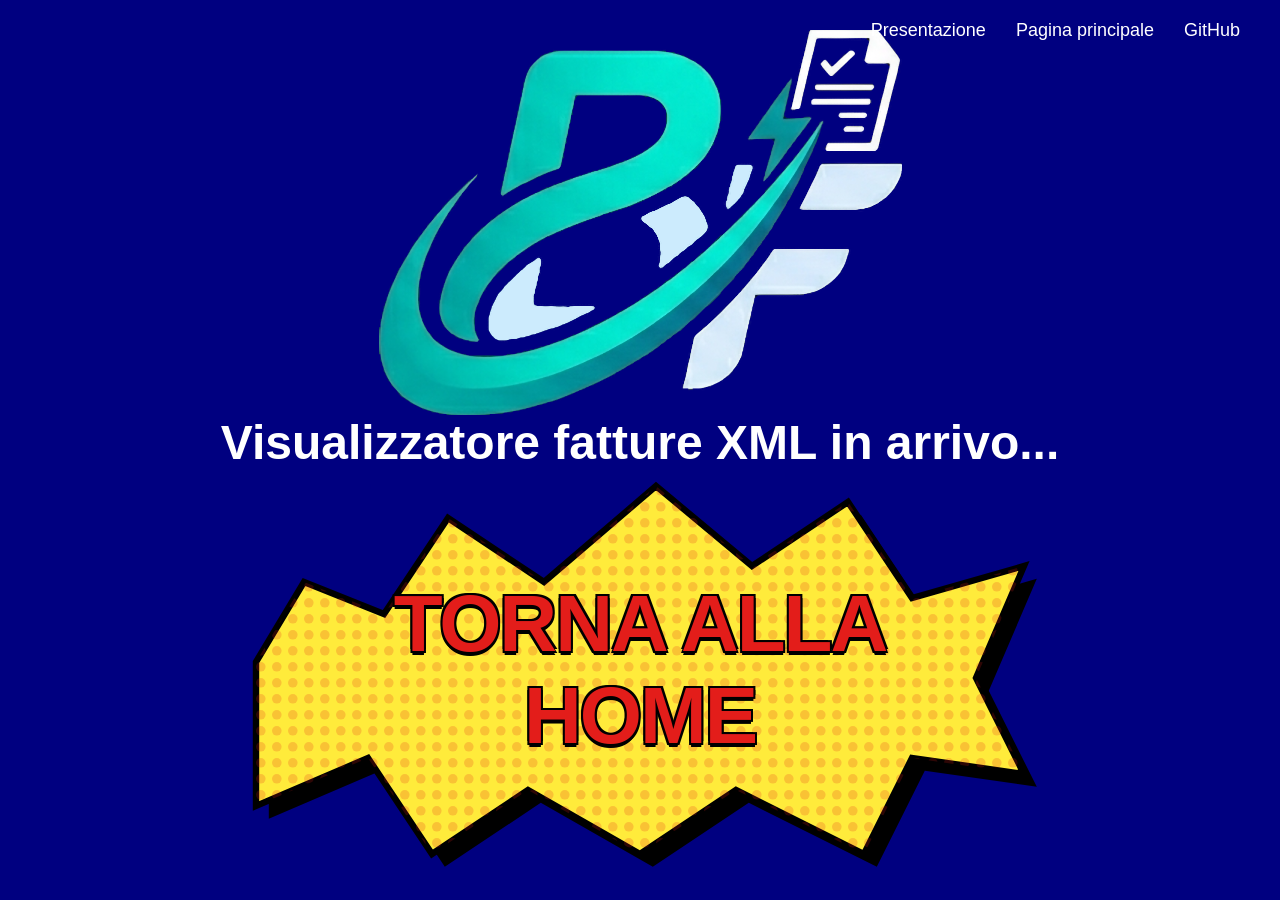
<file: visualizzatore.html>
<!DOCTYPE html>
<html lang="it">
<head>
    <meta charset="UTF-8">
    <meta name="viewport" content="width=device-width, initial-scale=1.0">
    <title>BrioFE - Visualizzatore Fatture XML</title>
    <style>
        /* RESET GENERALE PER OCCUPARE TUTTO LO SCHERMO */
        html, body {
            margin: 0;
            padding: 0;
            width: 100%;
            height: 100%;
            overflow: hidden; /* Impedisce lo scrollbar per un look "app" */
            background-color: #000080; /* Blu scuro originale */
            font-family: 'Helvetica Neue', Helvetica, Arial, sans-serif;
            color: white;
            display: flex;
            flex-direction: column;
        }

        /* HEADER / NAVIGAZIONE IN ALTO A DESTRA */
        header {
            width: 100%;
            padding: 20px 0;
            display: flex;
            justify-content: flex-end; /* Sposta i link a destra */
            position: absolute;
            top: 0;
            right: 0;
            z-index: 10;
        }

        .nav-links {
            margin-right: 40px; /* Spazio dal bordo destro */
            display: flex;
            gap: 30px; /* Spazio tra i link */
        }

        .nav-links a {
            color: white;
            text-decoration: none;
            font-size: 18px;
            font-weight: 500;
            transition: opacity 0.3s;
        }

        .nav-links a:hover {
            opacity: 0.7;
        }

        /* CONTENITORE PRINCIPALE CENTRATO */
        main {
            flex: 1; /* Occupa tutto lo spazio verticale residuo */
            display: flex;
            flex-direction: column;
            justify-content: center; /* Centra verticalmente */
            align-items: center; /* Centra orizzontalmente */
            text-align: center;
            padding: 20px;
        }

        /* AREA LOGO (Fallback se l'immagine manca) */
        .logo {
            margin-bottom: 20px;
            display: flex;
            align-items: center;
            justify-content: center;
            color: #aaa;
        }
        

        .logo img { max-width: 300px; max-height: 100px; }

        /* TITOLO PRINCIPALE (Stile originale) */
        h1 {
            font-size: 64px; /* Molto grande per FullHD */
            font-weight: bold;
            margin: 0 0 40px 0;
            line-height: 1.1;
        }
        .tamarro {
            font-size: 3em;
            font-weight: bold;
            animation: blinker 1s linear infinite;
        }

        @keyframes blinker {
            50% {
                opacity: 0;
                }
        }
        /* PULSANTE FUMETTO (STILE TAMARRO/COMIC) */
        .comic-button-container {
            position: relative;
            cursor: pointer;
            transition: transform 0.1s;
            /* Dimensioni ottimali per FullHD */
            width: 800px; 
            height: 400px;
        }

        .comic-button-container:hover {
            transform: scale(1.05); /* Effetto ingrandimento al passaggio */
        }

        .comic-button-container:active {
            transform: scale(0.95); /* Effetto schiacciamento al click */
        }

        /* Il fumetto SVG (Sfondo del pulsante) */
        .comic-shape {
            width: 100%;
            height: 100%;
        }

        /* Testo dentro il fumetto */
        .comic-text {
            position: absolute;
            top: 50%;
            left: 50%;
            transform: translate(-50%, -50%); /* Centra perfettamente il testo */
            color: #E31D1A; /* Rosso acceso del testo */
            font-size: 80px; /* Testo enorme */
            font-weight: 900; /* Super grassetto */
            text-transform: uppercase;
            letter-spacing: -2px;
            font-family: 'Arial Black', Gadget, sans-serif; /* Font più "duro" */
            text-shadow: 
                2px 2px 0 #000,
               -2px -2px 0 #000,  
                2px -2px 0 #000,
               -2px 2px 0 #000,
                0px 4px 0 #000; /* Contorno nero spesso per il testo */
            width: 80%; /* Impedisce al testo di uscire dai bordi */
            pointer-events: none; /* Il click passa attraverso il testo al container */
        }
    </style>
</head>
<body>

    <header>
        <div class="nav-links">
            <a href="info.html">Presentazione</a>
            <a href="index.html">Pagina principale</a>
            <a href="https://github.com/denvermotel/BrioFE" target="_blank" rel="noopener noreferrer">GitHub</a>
        </div>
    </header>

    <main>
        <img src="img/logo.png" alt="BrioFE Logo">
        <div class="tamarro">Visualizzatore fatture XML in arrivo...</div>

        <div class="comic-button-container" onclick="location.href='index.html';">
            
            <svg class="comic-shape" viewBox="0 0 500 250" preserveAspectRatio="none">
                <defs>
                    <pattern id="dottedPattern" patternUnits="userSpaceOnUse" width="10" height="10">
                        <circle cx="3" cy="3" r="3" fill="#E31D1A"/> </pattern>
                </defs>
                
                <polygon points="10,120 40,70 90,90 130,30 190,70 260,10 320,60 380,20 420,80 490,60 460,130 490,190 420,180 390,240 310,200 250,240 180,200 120,240 80,180 10,210" 
                         fill="black" transform="translate(8, 8)" />
                
                <polygon points="10,120 40,70 90,90 130,30 190,70 260,10 320,60 380,20 420,80 490,60 460,130 490,190 420,180 390,240 310,200 250,240 180,200 120,240 80,180 10,210" 
                         fill="#FFEB3B" stroke="black" stroke-width="4" />
                
                <polygon points="10,120 40,70 90,90 130,30 190,70 260,10 320,60 380,20 420,80 490,60 460,130 490,190 420,180 390,240 310,200 250,240 180,200 120,240 80,180 10,210" 
                         fill="url(#dottedPattern)" opacity="0.2" />

            </svg>
            
            <div class="comic-text">Torna alla home</div>
        </div>

    </main>

</body>
</html>
</file>
<file: asset/style.css>
/* ============================================================
   BrioFE - Fatturazione Elettronica
   style.css v0.03 alpha
   ============================================================ */

@import url('https://fonts.googleapis.com/css2?family=Outfit:wght@300;400;500;600;700&family=JetBrains+Mono:wght@400;500&display=swap');

/* ── CSS Variables ─────────────────────────────────────────── */
:root {
  --primary:       #009B8A;
  --primary-dark:  #007A6E;
  --primary-light: #E0F5F3;
  --secondary:     #1B3B6F;
  --secondary-light: #E8EFF8;
  --accent:        #00C9BE;
  --text:          #1A2B3C;
  --text-muted:    #5A6A7A;
  --border:        #C8D8E4;
  --border-focus:  #009B8A;
  --bg:            #EEF2F7;
  --bg-card:       #FFFFFF;
  --bg-calc:       #E6FAF8;
  --text-calc:     #006D61;
  --bg-header:     linear-gradient(135deg, #1B3B6F 0%, #009B8A 100%);
  --danger:        #D94040;
  --warning:       #E8881A;
  --shadow-sm:     0 1px 3px rgba(27,59,111,.08), 0 1px 2px rgba(27,59,111,.06);
  --shadow-md:     0 4px 12px rgba(27,59,111,.10), 0 2px 4px rgba(27,59,111,.06);
  --shadow-lg:     0 10px 30px rgba(27,59,111,.12);
  --radius:        8px;
  --radius-lg:     12px;
  --radius-xl:     16px;
  --transition:    .18s cubic-bezier(.4,0,.2,1);
  --nav-width:     220px;
  --nav-tab-width: 34px;
}

/* ── Reset ──────────────────────────────────────────────────── */
*, *::before, *::after { box-sizing: border-box; margin: 0; padding: 0; }
html { font-size: 14px; scroll-behavior: smooth; }
body {
  font-family: 'Outfit', system-ui, sans-serif;
  background: var(--bg);
  color: var(--text);
  line-height: 1.5;
  min-height: 100vh;
}

/* ── HEADER ─────────────────────────────────────────────────── */
.app-header {
  background: var(--bg-header);
  padding: 10px 16px;
  display: flex;
  align-items: center;
  gap: 12px;
  position: sticky;
  top: 0;
  z-index: 200;
  box-shadow: 0 2px 12px rgba(0,0,0,.18);
}

/* Hamburger toggle */
.nav-toggle {
  display: flex;
  flex-direction: column;
  justify-content: space-between;
  width: 28px;
  height: 20px;
  background: none;
  border: none;
  cursor: pointer;
  padding: 0;
  flex-shrink: 0;
}
.nav-toggle span {
  display: block;
  height: 2.5px;
  background: rgba(255,255,255,.85);
  border-radius: 2px;
  transition: var(--transition);
}
.nav-toggle:hover span { background: white; }

.app-header .logo { height: 36px; width: auto; filter: drop-shadow(0 1px 3px rgba(0,0,0,.3)); }

.app-header .brand { display: flex; flex-direction: column; line-height: 1.1; }
.app-header .brand-name { font-size: 1.3rem; font-weight: 700; color: #FFF; letter-spacing: -.3px; }
.app-header .brand-name span { color: var(--accent); }
.app-header .brand-sub { font-size: .7rem; font-weight: 400; color: rgba(255,255,255,.7); }

/* ── Header disclaimer (center) ─────────────────────────────── */
.header-disclaimer {
  flex: 1;
  display: flex;
  align-items: center;
  justify-content: center;
  gap: 7px;
  margin: 0 12px;
  background: rgba(245,200,50,.13);
  border: 1px solid rgba(245,200,50,.35);
  border-radius: 6px;
  padding: 5px 12px;
  font-size: .72rem;
  color: rgba(255,255,255,.85);
  line-height: 1.4;
  text-align: center;
}
.header-disclaimer strong { color: #FFD875; }

/* ── Header right ────────────────────────────────────────────── */
.header-right { display: flex; align-items: center; gap: 8px; flex-shrink: 0; }

.header-link {
  display: inline-flex; align-items: center; gap: 5px;
  color: rgba(255,255,255,.75); text-decoration: none;
  font-size: .75rem; font-weight: 500;
  padding: 4px 9px; border-radius: 5px;
  border: 1px solid rgba(255,255,255,.2);
  transition: var(--transition); white-space: nowrap;
}
.header-link:hover { color: #fff; background: rgba(255,255,255,.12); border-color: rgba(255,255,255,.35); }

.header-version {
  background: rgba(255,255,255,.12);
  border: 1px solid rgba(255,255,255,.2);
  color: rgba(255,255,255,.8);
  font-size: .7rem; font-weight: 500;
  padding: 3px 9px; border-radius: 20px;
  font-family: 'JetBrains Mono', monospace;
  letter-spacing: .5px; white-space: nowrap;
}

/* ── SIDEBAR NAV ─────────────────────────────────────────────── */
.side-nav {
  position: fixed;
  top: 0; left: 0;
  height: 100vh;
  background: var(--secondary);
  z-index: 300;
  display: flex;
  flex-direction: column;
  box-shadow: 4px 0 20px rgba(0,0,0,.2);
  overflow: hidden;
}

/* ── Nav tab (collapsed strip on desktop) ─────────────────── */
.nav-tab {
  display: none;
  flex-direction: column;
  align-items: center;
  justify-content: center;
  gap: 10px;
  width: var(--nav-tab-width);
  height: 100%;
  cursor: pointer;
  background: rgba(0,155,138,.15);
  border-right: 2px solid rgba(0,155,138,.3);
  transition: background var(--transition);
  position: absolute;
  top: 0; left: 0;
}
.nav-tab:hover { background: rgba(0,155,138,.28); }
.nav-tab-text {
  writing-mode: vertical-rl;
  text-orientation: mixed;
  transform: rotate(180deg);
  font-size: .65rem;
  font-weight: 700;
  letter-spacing: 1.2px;
  text-transform: uppercase;
  color: rgba(255,255,255,.7);
}
.nav-tab svg { color: rgba(255,255,255,.6); }

/* ── MOBILE (<1024px): overlay slide-in ──────────────────── */
@media (max-width: 1023px) {
  .side-nav {
    width: var(--nav-width);
    transform: translateX(-100%);
    transition: transform .25s cubic-bezier(.4,0,.2,1);
  }
  .side-nav.open {
    transform: translateX(0);
  }
  .app-body { margin-left: 0; }
}

/* ── DESKTOP (≥1024px): persistent sidebar ───────────────── */
@media (min-width: 1024px) {
  /* Hide hamburger — desktop uses nav-tab strip instead */
  .nav-toggle { display: none; }

  .side-nav {
    width: var(--nav-width);
    transform: translateX(0);
    transition: width .25s cubic-bezier(.4,0,.2,1);
  }

  /* Collapsed state: shrink to tab strip width */
  .side-nav.collapsed {
    width: var(--nav-tab-width);
  }
  .side-nav.collapsed .nav-tab {
    display: flex;
  }
  .side-nav.collapsed .side-nav-header,
  .side-nav.collapsed .side-nav-list,
  .side-nav.collapsed .side-nav-footer {
    opacity: 0;
    pointer-events: none;
    visibility: hidden;
  }

  /* app-header: shifts right with nav */
  .app-header {
    margin-left: var(--nav-width);
    transition: margin-left .25s cubic-bezier(.4,0,.2,1);
  }
  .app-header.nav-collapsed {
    margin-left: var(--nav-tab-width);
  }

  /* app-body: always offset by nav width */
  .app-body {
    margin-left: var(--nav-width);
    transition: margin-left .25s cubic-bezier(.4,0,.2,1);
  }
  .app-body.nav-collapsed {
    margin-left: var(--nav-tab-width);
  }

  /* Header disclaimer hidden on desktop (it's in the header bar) */
  .mobile-disclaimer { display: none !important; }
}

/* Side nav content transitions */
.side-nav-header,
.side-nav-list,
.side-nav-footer {
  transition: opacity .15s ease, visibility .15s ease;
}

.side-nav-header {
  display: flex; align-items: center; justify-content: space-between;
  padding: 16px 16px 12px;
  border-bottom: 1px solid rgba(255,255,255,.1);
  flex-shrink: 0;
}
.side-nav-title {
  font-size: .72rem; font-weight: 700; text-transform: uppercase;
  letter-spacing: 1px; color: rgba(255,255,255,.5);
}
.side-nav-close {
  background: none; border: none; color: rgba(255,255,255,.6);
  cursor: pointer; font-size: 1rem; padding: 2px 6px;
  border-radius: 4px; transition: var(--transition);
}
.side-nav-close:hover { background: rgba(255,255,255,.1); color: white; }

.side-nav-list { list-style: none; padding: 8px 0; flex: 1; overflow-y: auto; }
.side-nav-list li { margin: 2px 8px; }

.side-nav-link {
  display: flex; align-items: center; gap: 10px;
  padding: 9px 12px; color: rgba(255,255,255,.75);
  text-decoration: none; font-size: .84rem; font-weight: 500;
  border-radius: 7px; transition: var(--transition); cursor: pointer;
}
.side-nav-link:hover { background: rgba(255,255,255,.1); color: white; }
.side-nav-link.active { background: var(--primary); color: white; }
.nav-icon { font-size: 1rem; width: 20px; text-align: center; flex-shrink: 0; }

.side-nav-footer {
  padding: 12px 16px; border-top: 1px solid rgba(255,255,255,.1); flex-shrink: 0;
}
.side-nav-gh {
  display: inline-flex; align-items: center; gap: 7px;
  color: rgba(255,255,255,.5); text-decoration: none;
  font-size: .75rem; font-weight: 500; transition: var(--transition);
}
.side-nav-gh:hover { color: rgba(255,255,255,.8); }

/* Overlay (mobile only) */
.nav-overlay {
  display: none; position: fixed; inset: 0;
  background: transparent; z-index: 250; pointer-events: none;
}

/* ── MOBILE DISCLAIMER MODAL ─────────────────────────────── */
.mobile-disclaimer {
  /* display managed by JS and @media rules */
  position: fixed;
  top: 50%; left: 50%;
  transform: translate(-50%, -50%);
  z-index: 400;
  background: rgba(15, 37, 72, .97);
  border: 1.5px solid rgba(245,200,50,.45);
  border-radius: var(--radius-xl);
  padding: 20px 18px;
  width: calc(100vw - 32px);
  max-width: 380px;
  flex-direction: row;
  align-items: flex-start;
  gap: 12px;
  box-shadow: 0 8px 32px rgba(0,0,0,.5);
}
.mobile-disclaimer-text {
  flex: 1;
  font-size: .82rem;
  color: rgba(255,255,255,.88);
  line-height: 1.55;
}
.mobile-disclaimer-text strong { color: #FFD875; display: block; margin-bottom: 4px; font-size: .88rem; }
.mobile-disclaimer-close {
  background: rgba(255,255,255,.1); border: 1px solid rgba(255,255,255,.2);
  color: rgba(255,255,255,.7); cursor: pointer; font-size: .9rem;
  padding: 3px 8px; border-radius: 5px; flex-shrink: 0; transition: var(--transition);
  font-family: 'Outfit', sans-serif;
}
.mobile-disclaimer-close:hover { background: rgba(255,255,255,.2); color: white; }

/* On desktop, hide mobile disclaimer entirely */
@media (min-width: 1024px) {
  .mobile-disclaimer { display: none !important; }
  /* Header disclaimer visible on desktop */
  .header-disclaimer { display: flex; }
}
/* On mobile, hide header disclaimer (shown as modal instead) */
@media (max-width: 1023px) {
  .header-disclaimer { display: none; }
}

/* Section anchors: offset for sticky header */
.section-anchor {
  display: block;
  height: 0;
  margin-top: -72px;
  padding-top: 72px;
  pointer-events: none;
}

/* ── Layout ─────────────────────────────────────────────────── */
.page-wrapper { max-width: 1280px; margin: 0 auto; padding: 16px 16px 60px; }

/* ── Cards / Sections ──────────────────────────────────────── */
.card {
  background: var(--bg-card);
  border-radius: var(--radius-lg);
  box-shadow: var(--shadow-sm);
  border: 1px solid var(--border);
  margin-bottom: 16px;
  overflow: hidden;
}
.card-header {
  display: flex; align-items: center; gap: 10px;
  padding: 12px 18px;
  background: var(--secondary-light);
  border-bottom: 1px solid var(--border);
}
.card-header .section-icon {
  width: 28px; height: 28px;
  background: var(--secondary);
  border-radius: 6px;
  display: flex; align-items: center; justify-content: center;
  color: white; font-size: .85rem; flex-shrink: 0;
}
.card-header h2 { font-size: .9rem; font-weight: 600; color: var(--secondary); text-transform: uppercase; letter-spacing: .6px; }
.card-body { padding: 18px; }

/* ── Two-column header layout ──────────────────────────────── */
.header-grid {
  display: grid;
  grid-template-columns: 1fr 1fr;
  gap: 16px;
  margin-bottom: 16px;
}
@media (max-width: 768px) { .header-grid { grid-template-columns: 1fr; } }

/* ── Import XML button ────────────────────────────────────── */
.btn-import-xml {
  display: inline-flex; align-items: center; gap: 8px;
  background: rgba(27,59,111,.08);
  border: 1.5px solid var(--secondary);
  color: var(--secondary);
  font-family: 'Outfit', sans-serif; font-size: .82rem; font-weight: 600;
  padding: 8px 14px; border-radius: var(--radius);
  cursor: pointer; transition: var(--transition);
}
.btn-import-xml:hover {
  background: rgba(27,59,111,.16);
  border-color: var(--secondary);
  box-shadow: 0 2px 8px rgba(27,59,111,.15);
  transform: translateY(-1px);
}
.btn-import-xml:active { transform: translateY(0); }

/* ── Form Grid ──────────────────────────────────────────────── */
.form-grid { display: grid; grid-template-columns: repeat(12, 1fr); gap: 10px 12px; }
.col-12 { grid-column: span 12; }
.col-9  { grid-column: span 9; }
.col-8  { grid-column: span 8; }
.col-6  { grid-column: span 6; }
.col-5  { grid-column: span 5; }
.col-4  { grid-column: span 4; }
.col-3  { grid-column: span 3; }
.col-2  { grid-column: span 2; }
@media (max-width: 600px) { .col-9,.col-8,.col-6,.col-5,.col-4,.col-3,.col-2 { grid-column: span 12; } }

/* ── Form Fields ────────────────────────────────────────────── */
.field { display: flex; flex-direction: column; gap: 4px; }
.field label { font-size: .75rem; font-weight: 600; color: var(--text-muted); text-transform: uppercase; letter-spacing: .5px; }
.field label .required { color: var(--danger); margin-left: 2px; }
.field label .optional { color: var(--text-muted); font-weight: 400; font-size: .7rem; text-transform: none; letter-spacing: 0; }

input[type="text"], input[type="number"], input[type="email"], input[type="date"],
input[type="tel"], select, textarea {
  width: 100%; padding: 7px 10px;
  background: #FFFFFF; border: 1.5px solid var(--border); border-radius: var(--radius);
  font-family: 'Outfit', sans-serif; font-size: .875rem; color: var(--text);
  transition: border-color var(--transition), box-shadow var(--transition);
  outline: none; appearance: none; -webkit-appearance: none; -moz-appearance: textfield;
}
input[type="number"]::-webkit-inner-spin-button,
input[type="number"]::-webkit-outer-spin-button { -webkit-appearance: none; margin: 0; }
input[type="text"]:focus, input[type="number"]:focus, input[type="email"]:focus,
input[type="date"]:focus, input[type="tel"]:focus, select:focus, textarea:focus {
  border-color: var(--border-focus);
  box-shadow: 0 0 0 3px rgba(0,155,138,.12);
}
input.is-invalid, select.is-invalid { border-color: var(--danger); box-shadow: 0 0 0 3px rgba(217,64,64,.1); }
textarea { resize: vertical; min-height: 60px; }
select {
  background-image: url("data:image/svg+xml,%3Csvg xmlns='http://www.w3.org/2000/svg' width='12' height='12' viewBox='0 0 12 12'%3E%3Cpath fill='%235A6A7A' d='M6 8L1 3h10z'/%3E%3C/svg%3E");
  background-repeat: no-repeat; background-position: right 8px center; padding-right: 26px; cursor: pointer;
}

/* Calculated fields */
.calc-input {
  background: var(--bg-calc) !important; border-color: #B0E8E3 !important;
  color: var(--text-calc) !important; font-weight: 600 !important;
  cursor: default !important;
}
.calc-input[data-editable="true"] {
  cursor: text !important;
  background: white !important;
  border-color: var(--primary) !important;
  color: var(--text) !important;
  box-shadow: 0 0 0 3px rgba(0,155,138,.15) !important;
}

/* Suggested (pre-filled placeholder-style) input */
.input-suggested {
  color: #9AAAB8 !important;
  font-style: italic;
  background: #F4F6F8 !important;
}
.input-suggested:focus { color: var(--text) !important; font-style: normal; background: #FFFFFF !important; }
/* number inputs non supportano font-style: italic — override */
input[type="number"].input-suggested { font-style: normal; }

/* ── Progressivo row (input + checkbox inline) ──────────── */
.progressivo-row {
  display: flex;
  align-items: center;
  gap: 10px;
  margin-top: 4px;
}
.progressivo-input { flex: 1; margin-top: 0 !important; }

.field-hint { font-size: .7rem; color: var(--text-muted); margin-top: 2px; }
.section-divider {
  display: flex; align-items: center; gap: 10px;
  margin: 6px 0; color: var(--text-muted); font-size: .72rem; font-weight: 600;
  text-transform: uppercase; letter-spacing: .5px;
}
.section-divider::before, .section-divider::after { content: ''; flex: 1; height: 1px; background: var(--border); }

/* ── Invoice Table ──────────────────────────────────────────── */
.table-wrapper { overflow-x: auto; margin: 12px 0; }
.invoice-table { width: 100%; border-collapse: collapse; font-size: .82rem; }
.invoice-table th {
  background: var(--secondary); color: rgba(255,255,255,.9);
  font-weight: 600; font-size: .72rem; text-transform: uppercase;
  letter-spacing: .5px; padding: 8px; text-align: left; white-space: nowrap;
}
.invoice-table th.text-right, .invoice-table td.text-right { text-align: right; }
.invoice-table tbody tr:nth-child(even) { background: #F7FAFC; }
.invoice-table tbody tr:hover { background: var(--primary-light); }
.invoice-table td { padding: 5px; border-bottom: 1px solid #EEF2F7; vertical-align: middle; }
.invoice-table input[type="text"], .invoice-table input[type="number"], .invoice-table select { padding: 5px 7px; font-size: .82rem; border-radius: 5px; }
.td-nr { width: 32px; text-align: center; font-weight: 600; color: var(--text-muted); }
.td-desc { min-width: 180px; }
.td-um { width: 55px; }
.td-qty { width: 76px; }
.td-price { width: 100px; }
.td-disc { width: 60px; }
.td-iva { width: 75px; }
.td-natura { min-width: 140px; }
.td-tot { width: 110px; }
.td-del { width: 36px; text-align: center; }
.td-calc { background: var(--bg-calc); color: var(--text-calc); font-family: 'JetBrains Mono', monospace; font-weight: 600; text-align: right; font-size: .82rem; padding: 5px 8px; }
/* Spinner visibile solo sugli input quantità */
.invoice-table input.input-qty { appearance: auto; -webkit-appearance: auto; -moz-appearance: number-input; padding-right: 2px; }
.invoice-table input.input-qty::-webkit-inner-spin-button,
.invoice-table input.input-qty::-webkit-outer-spin-button { -webkit-appearance: auto; opacity: 1; }

/* ── Drag & Drop righe fattura ──────────────────────────────── */
.drag-handle {
  cursor: grab;
  color: var(--border);
  font-size: 1.1rem;
  letter-spacing: 1px;
  user-select: none;
  transition: color var(--transition);
}
.drag-handle:hover { color: var(--text-muted); }
.drag-dragging { opacity: .4; }
.drag-over td { background: var(--primary-light) !important; border-top: 2px solid var(--primary) !important; }

/* ── Bollo Rivalsa locked row ───────────────────────────────── */
.row-bollo-rivalsa td { background: #FFF8EC !important; border-bottom: 1px solid #FDDBA0 !important; }
.row-bollo-rivalsa .td-calc { background: #FFF3D6 !important; color: #7A4600 !important; }
.bollo-row-badge { display: inline-flex; align-items: center; gap: 5px; font-size: .72rem; font-weight: 700; color: #7A4600; background: #FDDBA0; padding: 2px 7px; border-radius: 4px; letter-spacing: .3px; white-space: nowrap; }
.locked-cell { font-family: 'JetBrains Mono', monospace; font-size: .8rem; color: #7A4600; font-weight: 600; padding: 5px 7px; background: #FFF3D6; border-radius: 5px; border: 1.5px solid #FDDBA0; display: block; min-height: 30px; line-height: 20px; }

/* ── Buttons ────────────────────────────────────────────────── */
.btn { display: inline-flex; align-items: center; gap: 6px; font-family: 'Outfit', sans-serif; font-weight: 600; border: none; cursor: pointer; transition: var(--transition); border-radius: var(--radius); text-decoration: none; white-space: nowrap; }
.btn-add-row {
  background: var(--primary-light); color: var(--primary-dark);
  border: 1.5px dashed var(--primary); padding: 7px 14px;
  font-size: .82rem; border-radius: var(--radius);
  cursor: pointer; font-family: 'Outfit', sans-serif; font-weight: 600;
  transition: var(--transition); display: inline-flex; align-items: center; gap: 6px;
}
.btn-add-row:hover { background: var(--bg-calc); }
.btn-add-row:disabled { background: var(--bg); color: #A0AABB; border-color: #CBD5E0; cursor: not-allowed; opacity: .7; }
.btn-add-row:disabled:hover { background: var(--bg); }
.btn-danger-outline { background: transparent; color: var(--danger); border: 1.5px solid #F5C0C0; padding: 4px 7px; font-size: .78rem; border-radius: 5px; cursor: pointer; font-family: 'Outfit', sans-serif; font-weight: 600; transition: var(--transition); }
.btn-danger-outline:hover { background: #FFF0F0; border-color: var(--danger); }

/* ── Totals ─────────────────────────────────────────────────── */
.totals-grid { display: flex; justify-content: flex-end; }
.totals-box { min-width: 320px; border: 1px solid var(--border); border-radius: var(--radius-lg); overflow: hidden; }
.totals-row { display: flex; justify-content: space-between; align-items: center; padding: 8px 16px; border-bottom: 1px solid var(--border); }
.totals-row:last-child { border-bottom: none; }
.totals-row .tot-label { font-size: .8rem; font-weight: 600; color: var(--text-muted); text-transform: uppercase; letter-spacing: .4px; }
.totals-row .tot-value { font-family: 'JetBrains Mono', monospace; font-size: .9rem; font-weight: 700; color: var(--text-calc); background: var(--bg-calc); padding: 3px 10px; border-radius: 5px; min-width: 120px; text-align: right; }
.totals-row.total-final { background: var(--secondary); padding: 10px 16px; }
.totals-row.total-final .tot-label { color: rgba(255,255,255,.8); font-size: .85rem; }
.totals-row.total-final .tot-value { background: rgba(255,255,255,.15); color: white; font-size: 1.05rem; }

/* ── Bottom grid ─────────────────────────────────────────────── */
.bottom-grid { display: grid; grid-template-columns: 1fr 1fr; gap: 16px; margin-bottom: 16px; }
@media (max-width: 768px) { .bottom-grid { grid-template-columns: 1fr; } }

/* ── Riepilogo IVA ──────────────────────────────────────────── */
.riepilogo-iva-table { width: 100%; border-collapse: collapse; font-size: .82rem; }
.riepilogo-iva-table th { background: var(--primary); color: white; font-weight: 600; font-size: .72rem; text-transform: uppercase; letter-spacing: .4px; padding: 7px 10px; text-align: left; }
.riepilogo-iva-table td { padding: 6px 10px; background: var(--bg-calc); color: var(--text-calc); font-family: 'JetBrains Mono', monospace; font-weight: 600; font-size: .82rem; border-bottom: 1px solid #B0E8E3; text-align: right; }
.riepilogo-iva-table tr:last-child td { border-bottom: none; }
.riepilogo-empty { padding: 20px; text-align: center; color: var(--text-muted); font-size: .8rem; font-style: italic; }

/* ── Bollo ──────────────────────────────────────────────────── */
.bollo-section { display: flex; flex-direction: column; gap: 12px; }
.bollo-section > .btn-add-row { align-self: flex-start; }
.bollo-importo-row { display: flex; align-items: center; gap: 10px; }
.bollo-importo-row .field { flex: 1; }

/* ── Checkboxes ─────────────────────────────────────────────── */
.checkbox-group { display: flex; gap: 10px; align-items: center; margin-top: 4px; }
.checkbox-label {
  display: flex; align-items: center; gap: 6px; cursor: pointer;
  font-size: .85rem; font-weight: 500; color: var(--text);
  padding: 6px 12px; border-radius: var(--radius);
  border: 1.5px solid var(--border); transition: var(--transition); user-select: none;
}
.checkbox-label:hover { border-color: var(--danger); background: #FFF5F5; }
.checkbox-label input[type="checkbox"] { width: 16px; height: 16px; accent-color: var(--danger); cursor: pointer; flex-shrink: 0; margin: 0; padding: 0; border: none; appearance: auto; }
.checkbox-label.checked { border-color: var(--danger); background: #FFF0F0; }

/* ── Pagamento layout: fields left + totale right ──────────── */
.pagamento-layout {
  display: flex;
  align-items: flex-start;
  gap: 20px;
}
.pagamento-fields-col {
  flex: 1;
  min-width: 0;
}
.pagamento-totale-col {
  flex-shrink: 0;
  display: flex;
  align-items: center;
  padding-top: 4px;
}
.totale-pagare-box {
  background: linear-gradient(135deg, #009B8A, #007A6E);
  border-radius: var(--radius-lg);
  padding: 16px 22px;
  display: flex;
  flex-direction: column;
  min-width: 180px;
  text-align: center;
}
.totale-pagare-box .label { font-size: .72rem; font-weight: 600; text-transform: uppercase; letter-spacing: .6px; color: rgba(255,255,255,.75); margin-bottom: 4px; }
.totale-pagare-box .amount { font-family: 'JetBrains Mono', monospace; font-size: 1.4rem; font-weight: 700; color: white; white-space: nowrap; }
@media (max-width: 768px) { .pagamento-layout { flex-direction: column-reverse; } .pagamento-totale-col { width: 100%; } .totale-pagare-box { min-width: 100%; } }

/* ── Generate bar ────────────────────────────────────────────── */
.generate-bar {
  display: flex;
  align-items: center;
  padding: 14px 20px;
  background: var(--secondary-light);
  border-radius: var(--radius-lg);
  border: 1px solid var(--border);
  gap: 16px;
  flex-wrap: wrap;
}
.generate-info {
  font-size: .78rem;
  color: var(--text-muted);
  line-height: 1.5;
  flex: 1;
  min-width: 200px;
}
.generate-info strong { color: var(--text); }
.generate-actions {
  display: flex;
  align-items: center;
  gap: 10px;
  flex-wrap: wrap;
  margin-left: auto;
}

/* Genera XML button */
.btn-generate {
  background: linear-gradient(135deg, #009B8A 0%, #1B3B6F 100%);
  color: white; padding: 13px 28px; font-size: 1rem; font-weight: 700;
  border-radius: var(--radius-lg); letter-spacing: .3px;
  box-shadow: 0 4px 16px rgba(0,155,138,.35); border: none; cursor: pointer;
  font-family: 'Outfit', sans-serif; display: inline-flex; align-items: center; gap: 10px;
  transition: var(--transition);
}
.btn-generate:hover { box-shadow: 0 6px 20px rgba(0,155,138,.45); transform: translateY(-1px); }
.btn-generate:active { transform: translateY(0); }

/* Genera PDF button (disabled) */
.btn-generate-pdf {
  display: inline-flex; align-items: center; gap: 8px;
  background: rgba(27,59,111,.06); color: var(--text-muted);
  border: 1.5px dashed var(--border); padding: 11px 20px;
  font-size: .9rem; font-weight: 600; border-radius: var(--radius-lg);
  cursor: not-allowed; opacity: .6;
  font-family: 'Outfit', sans-serif; transition: var(--transition);
}
.btn-coming-soon {
  font-size: .62rem; font-weight: 400; opacity: .8;
  background: rgba(0,0,0,.08); padding: 1px 6px; border-radius: 10px;
  text-transform: uppercase; letter-spacing: .4px;
}

/* ── Toast ──────────────────────────────────────────────────── */
#toast-container { position: fixed; bottom: 24px; right: 24px; z-index: 9999; display: flex; flex-direction: column; gap: 8px; }
.toast { display: flex; align-items: flex-start; gap: 10px; padding: 12px 16px; border-radius: var(--radius-lg); font-size: .82rem; font-weight: 500; box-shadow: var(--shadow-lg); max-width: 360px; animation: toastIn .3s ease; border-left: 4px solid transparent; }
.toast.success { background: #F0FBF9; border-color: var(--primary); color: #005A52; }
.toast.error   { background: #FFF0F0; border-color: var(--danger);  color: #9B1010; }
.toast.warning { background: #FFF8EC; border-color: var(--warning); color: #7A4600; }
@keyframes toastIn { from { opacity: 0; transform: translateX(20px); } to { opacity: 1; transform: translateX(0); } }

/* ── Footer ─────────────────────────────────────────────────── */
.app-footer { text-align: center; padding: 16px; font-size: .72rem; color: var(--text-muted); border-top: 1px solid var(--border); margin-top: 24px; }
.app-footer a { color: var(--primary); text-decoration: none; }
.app-footer a:hover { text-decoration: underline; }

/* ── Scrollbar ──────────────────────────────────────────────── */
::-webkit-scrollbar { width: 6px; height: 6px; }
::-webkit-scrollbar-track { background: var(--bg); }
::-webkit-scrollbar-thumb { background: var(--border); border-radius: 3px; }
::-webkit-scrollbar-thumb:hover { background: var(--text-muted); }

.bollo-check-result {
  align-items: flex-start; gap: 8px;
  padding: 7px 11px; border-radius: 7px;
  font-size: .8rem; margin-top: 5px; line-height: 1.5;
}
.bollo-check-si { background: #FFF8EC; border: 1.5px solid #FDDBA0; color: #78350F; }
.bollo-check-no { background: #F0FDF4; border: 1.5px solid #86EFAC; color: #14532D; }

/* ── Bollo warning obbligatorio ─────────────────────────────── */
.bollo-warning-box {
  display: flex;
  align-items: flex-start;
  gap: 8px;
  margin-top: 10px;
  padding: 10px 14px;
  background: #FFFBEA;
  border: 1.5px solid #F59E0B;
  border-radius: var(--radius);
  font-size: .82rem;
  color: #78350F;
  line-height: 1.5;
}
.bollo-warning-box strong { color: #92400E; }

/* ── Secondo pulsante importa (cedente/cliente) ─────────────── */
.btn-import-cedente {
  background: rgba(27,59,111,.04);
}

/* ── Import Modal ────────────────────────────────────────────── */
#bollo-warn-overlay {
  position: fixed; inset: 0;
  background: rgba(0,0,0,.55);
  z-index: 10000;
  display: flex; align-items: center; justify-content: center;
  padding: 16px;
}
#bollo-warn-modal {
  background: var(--bg-card);
  border-radius: var(--radius-xl);
  padding: 24px;
  max-width: 460px; width: 100%;
  box-shadow: 0 12px 48px rgba(0,0,0,.35);
}
#bollo-warn-title {
  font-size: 1.05rem; font-weight: 700;
  color: #92400E; margin-bottom: 16px;
}

#import-modal-overlay {
  position: fixed;
  inset: 0;
  background: rgba(0,0,0,.55);
  z-index: 10000;
  align-items: center;
  justify-content: center;
  padding: 16px;
}
#import-modal {
  background: var(--bg-card);
  border-radius: var(--radius-xl);
  padding: 24px;
  max-width: 480px;
  width: 100%;
  box-shadow: 0 12px 48px rgba(0,0,0,.35);
}
#import-modal-title {
  font-size: 1.05rem;
  font-weight: 700;
  color: var(--secondary);
  margin-bottom: 16px;
}
.import-modal-warning {
  display: flex;
  align-items: flex-start;
  gap: 10px;
  background: #FFFBEA;
  border: 1.5px solid #F59E0B;
  border-radius: var(--radius);
  padding: 12px 14px;
  font-size: .85rem;
  color: #78350F;
  line-height: 1.55;
  margin-bottom: 4px;
}
.import-modal-warning strong { color: #92400E; }
.import-modal-checks {
  display: flex;
  flex-direction: column;
  gap: 8px;
  margin-top: 14px;
}
.import-check-label {
  display: flex;
  align-items: flex-start;
  gap: 10px;
  padding: 10px 12px;
  border: 1.5px solid var(--border);
  border-radius: var(--radius);
  cursor: pointer;
  font-size: .85rem;
  color: var(--text);
  transition: var(--transition);
}
.import-check-label:hover { border-color: var(--primary); background: var(--primary-light); }
.import-check-label input[type="checkbox"] {
  width: 16px; height: 16px;
  accent-color: var(--primary);
  flex-shrink: 0; margin-top: 2px;
  appearance: auto; border: none; padding: 0;
}
.import-modal-actions {
  display: flex;
  justify-content: flex-end;
  gap: 10px;
  margin-top: 20px;
}
.import-modal-cancel {
  background: transparent;
  border: 1.5px solid var(--border);
  color: var(--text-muted);
  padding: 9px 18px;
  border-radius: var(--radius);
  font-family: 'Outfit', sans-serif;
  font-size: .88rem;
  font-weight: 600;
  cursor: pointer;
  transition: var(--transition);
}
.import-modal-cancel:hover { border-color: var(--text-muted); color: var(--text); }
.import-modal-confirm {
  background: var(--secondary);
  color: white;
  border: none;
  padding: 9px 20px;
  border-radius: var(--radius);
  font-family: 'Outfit', sans-serif;
  font-size: .88rem;
  font-weight: 700;
  cursor: pointer;
  transition: var(--transition);
}
.import-modal-confirm:hover { background: var(--secondary-dark, #0F2548); }

/* ── Colonne Ritenuta e Cassa nella tabella righe ──────────── */
.td-rit { width: 36px; text-align: center; }
.td-rit input[type="checkbox"] { width: 15px; height: 15px; accent-color: #7B5EA7; cursor: pointer; appearance: auto; border: none; padding: 0; }
.td-cassa { width: 36px; text-align: center; }
.td-cassa input[type="checkbox"] { width: 15px; height: 15px; accent-color: #2E86AB; cursor: pointer; appearance: auto; border: none; padding: 0; }

/* ── Sezione Professionista ──────────────────────────────── */
.prof-sub-section { padding: 14px 0 0; }
.prof-sub-section + .prof-sub-section { border-top: 1px solid var(--border); margin-top: 10px; }
.prof-sub-header { display: flex; align-items: center; gap: 8px; }
.prof-sub-header .checkbox-label { font-size: .9rem; font-weight: 600; color: var(--text); cursor: pointer; gap: 8px; }
.prof-sub-header .checkbox-label input[type="checkbox"] { width: 16px; height: 16px; accent-color: #7B5EA7; appearance: auto; border: none; padding: 0; flex-shrink: 0; }

/* ── Card cassa previdenziale ────────────────────────────── */
.cassa-row-card { background: #fff; border: 1.5px solid var(--border); border-radius: 8px; padding: 10px 12px; margin-bottom: 8px; }
.cassa-row-top { display: flex; align-items: center; gap: 8px; margin-bottom: 8px; }
.cassa-row-top select { flex: 1; min-width: 0; font-size: .82rem; padding: 5px 7px; border-radius: 5px; border: 1.5px solid var(--border); background: #fff; color: var(--text); }
.cassa-row-fields { display: flex; align-items: flex-end; gap: 8px; width: 100%; flex-wrap: nowrap; }
.cassa-field { display: flex; flex-direction: column; gap: 3px; font-size: .74rem; color: var(--text-secondary); font-weight: 600; flex: 1; min-width: 0; }
.cassa-field-imp { flex: 1.8; }
.cassa-field-rit { flex: 0 0 40px; align-items: center; }
.cassa-field input[type="number"] { width: 100%; box-sizing: border-box; padding: 5px 7px; font-size: .82rem; border-radius: 5px; border: 1.5px solid var(--border); background: var(--bg); color: var(--text); }
.cassa-field select { width: 100%; box-sizing: border-box; padding: 5px 7px; font-size: .82rem; border-radius: 5px; border: 1.5px solid var(--border); background: var(--bg); color: var(--text); }
.cassa-field input[type="checkbox"] { width: 16px; height: 16px; accent-color: #7B5EA7; cursor: pointer; appearance: auto; margin-top: 4px; }
.cassa-field .calc-display { display: block; width: 100%; box-sizing: border-box; min-width: 0; }

/* ── Campo calcolato readonly ────────────────────────────── */
.calc-display { display: inline-block; background: var(--bg-calc); color: var(--text-calc); font-family: 'JetBrains Mono', monospace; font-weight: 600; font-size: .82rem; padding: 5px 10px; border-radius: 5px; min-width: 90px; text-align: right; }

/* ── Righe ritenuta / netto nei Totali ───────────────────── */
.totals-row-ritenuta { background: #FFF5F5; }
.totals-row-ritenuta .tot-label { color: #C0392B !important; }
.totals-row-ritenuta .tot-value { background: #FCE8E8 !important; color: #C0392B !important; }
.totals-row-netto { background: #7B5EA7 !important; padding: 10px 16px !important; border-top: 2px solid #5E4080 !important; }
.totals-row-netto .tot-label { color: rgba(255,255,255,.85) !important; font-size: .85rem !important; }
.totals-row-netto .tot-value { background: rgba(255,255,255,.2) !important; color: white !important; font-size: 1.05rem !important; }

/* ── Print ──────────────────────────────────────────────────── */
@media print {
  .app-header, .side-nav, .nav-overlay, .btn-generate, .btn-generate-pdf,
  .btn-add-row, .btn-danger-outline, .btn-import-xml, .generate-bar, .app-footer { display: none; }
  body { background: white; }
  .card { box-shadow: none; border: 1px solid #ccc; }
}
</file>
